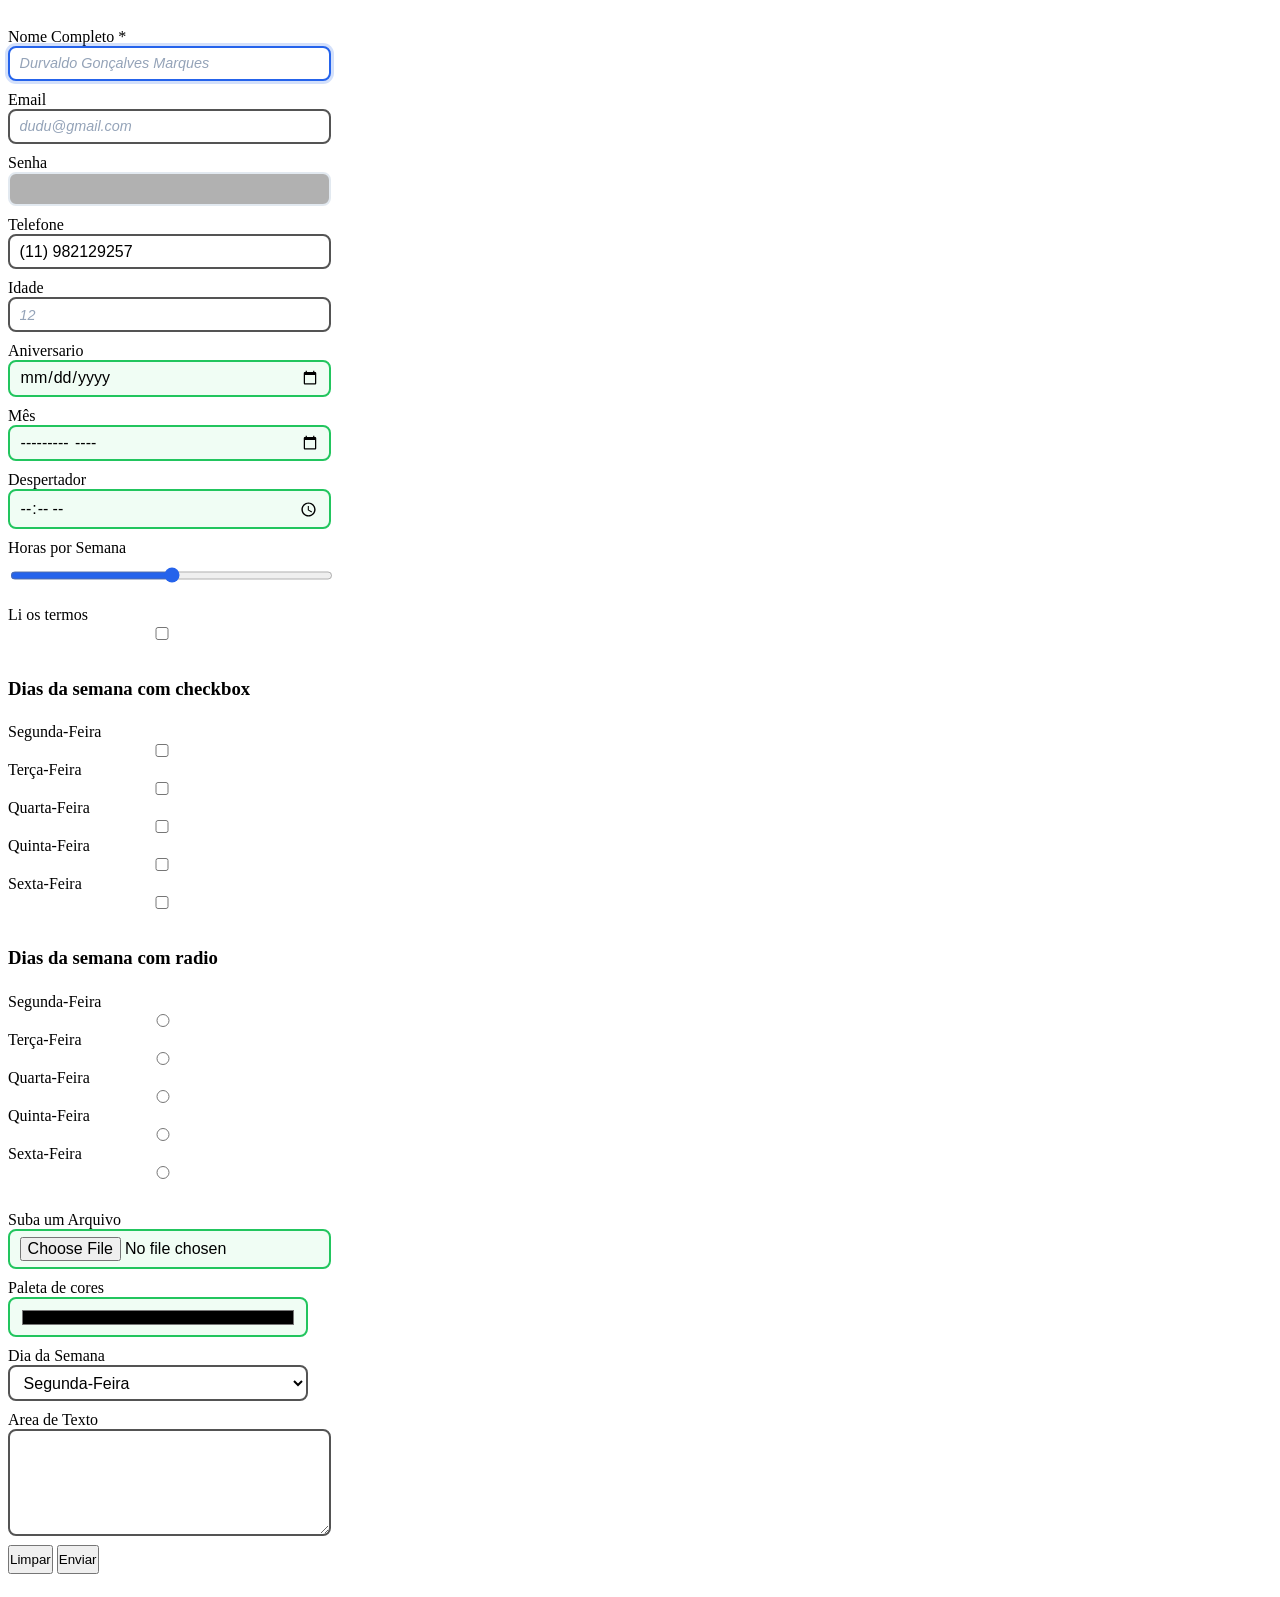
<file: index.html>
<!DOCTYPE html>
<html lang="pt-br">
<head>
    <meta charset="UTF-8">
    <meta http-equiv="X-UA-Compatible" content="IE=edge">
    <meta name="viewport" content="width=device-width, initial-scale=1.0">
    <link rel="stylesheet" href="style.css">
    <title>Formulario</title>
</head>
<body>
    <form>
        <div>
            <label for="nome-completo">Nome Completo *</label>
            <input id="nome-completo" autofocus minlength="10" required placeholder="Durvaldo Gonçalves Marques" type="text">
        </div>
        <div>
            <label for="email">Email</label>
            <input autocomplete="off" placeholder="dudu@gmail.com" id="email" type="email">
        </div>
        <div>
            <label for="senha">Senha</label>
            <input id="senha" disabled type="password">
        </div>
        <div>
            <label for="telefone">Telefone</label>
            <input id="telefone" readonly value="(11) 982129257" pattern="[0-9]{4}" type="tel">
        </div>
        <div>
            <label for="idade">Idade</label>
            <input required placeholder="12" id="idade" min="0" max="100" step="5" type="number">
        </div>
        <div>
            <label for="aniversario">Aniversario</label>
            <input id="aniversario" type="date">
        </div>
        <div>
            <label for="mes">Mês</label>
            <input id="mes" type="month">
        </div>
        <div>
            <label for="despertador">Despertador</label>
            <input id="despertador" type="time">
        </div>
        <div>
            <label for="range">Horas por Semana</label>
            <input id="range" min="0" max="60" type="range">
        </div>
        <div>
            <label for="termos">Li os termos</label>
            <input id="termos" type="checkbox">
        </div>
        <div>
            <h3>Dias da semana com checkbox</h3>
            <label for="segunda-check">Segunda-Feira</label>
            <input id="segunda-check" type="checkbox">
            <label for="terca-check">Terça-Feira</label>
            <input id="terca-check" type="checkbox">
            <label for="quarta-check">Quarta-Feira</label>
            <input id="quarta-check" type="checkbox">
            <label for="quinta-check">Quinta-Feira</label>
            <input id="quinta-check" type="checkbox">
            <label for="sexta-check">Sexta-Feira</label>
            <input id="sexta-check" type="checkbox">
        </div>

        <div>
            <h3>Dias da semana com radio</h3>
            <label for="segunda-radio">Segunda-Feira</label>
            <input id="segunda-radio" name="dia-semana" type="radio">
            <label for="terca-radio">Terça-Feira</label>
            <input id="terca-radio" name="dia-semana" type="radio">
            <label for="quarta-radio">Quarta-Feira</label>
            <input id="quarta-radio" name="dia-semana" type="radio">
            <label for="quinta-radio">Quinta-Feira</label>
            <input id="quinta-radio" name="dia-semana" type="radio">
            <label for="sexta-radio">Sexta-Feira</label>
            <input id="sexta-radio" name="dia-semana" type="radio">
        </div>
        <br>
        <div>
            <label for="upload">Suba um Arquivo</label>
            <input id="upload" type="file">
        </div>

        <div>
            <label for="cor">Paleta de cores</label>
            <input id="cor" type="color">
        </div>

        <div>
            <label for="dia-semana-select">Dia da Semana</label>
            <select id="dia-semana-select">
                <option>Segunda-Feira</option>
                <option>Terça-Feira</option>
                <option>Quarta-Feira</option>
                <option>Quinta-Feira</option>
                <option>Sexta-Feira</option>
            </select>
        </div>

        <div>
            <label for="text-area">Area de Texto</label>
            <textarea id="text-area" cols="50" rows="5"></textarea>
        </div>

        <button type="reset">Limpar</button>
        <button type="submit">Enviar</button>
    </form>
</body>
</html>
</file>
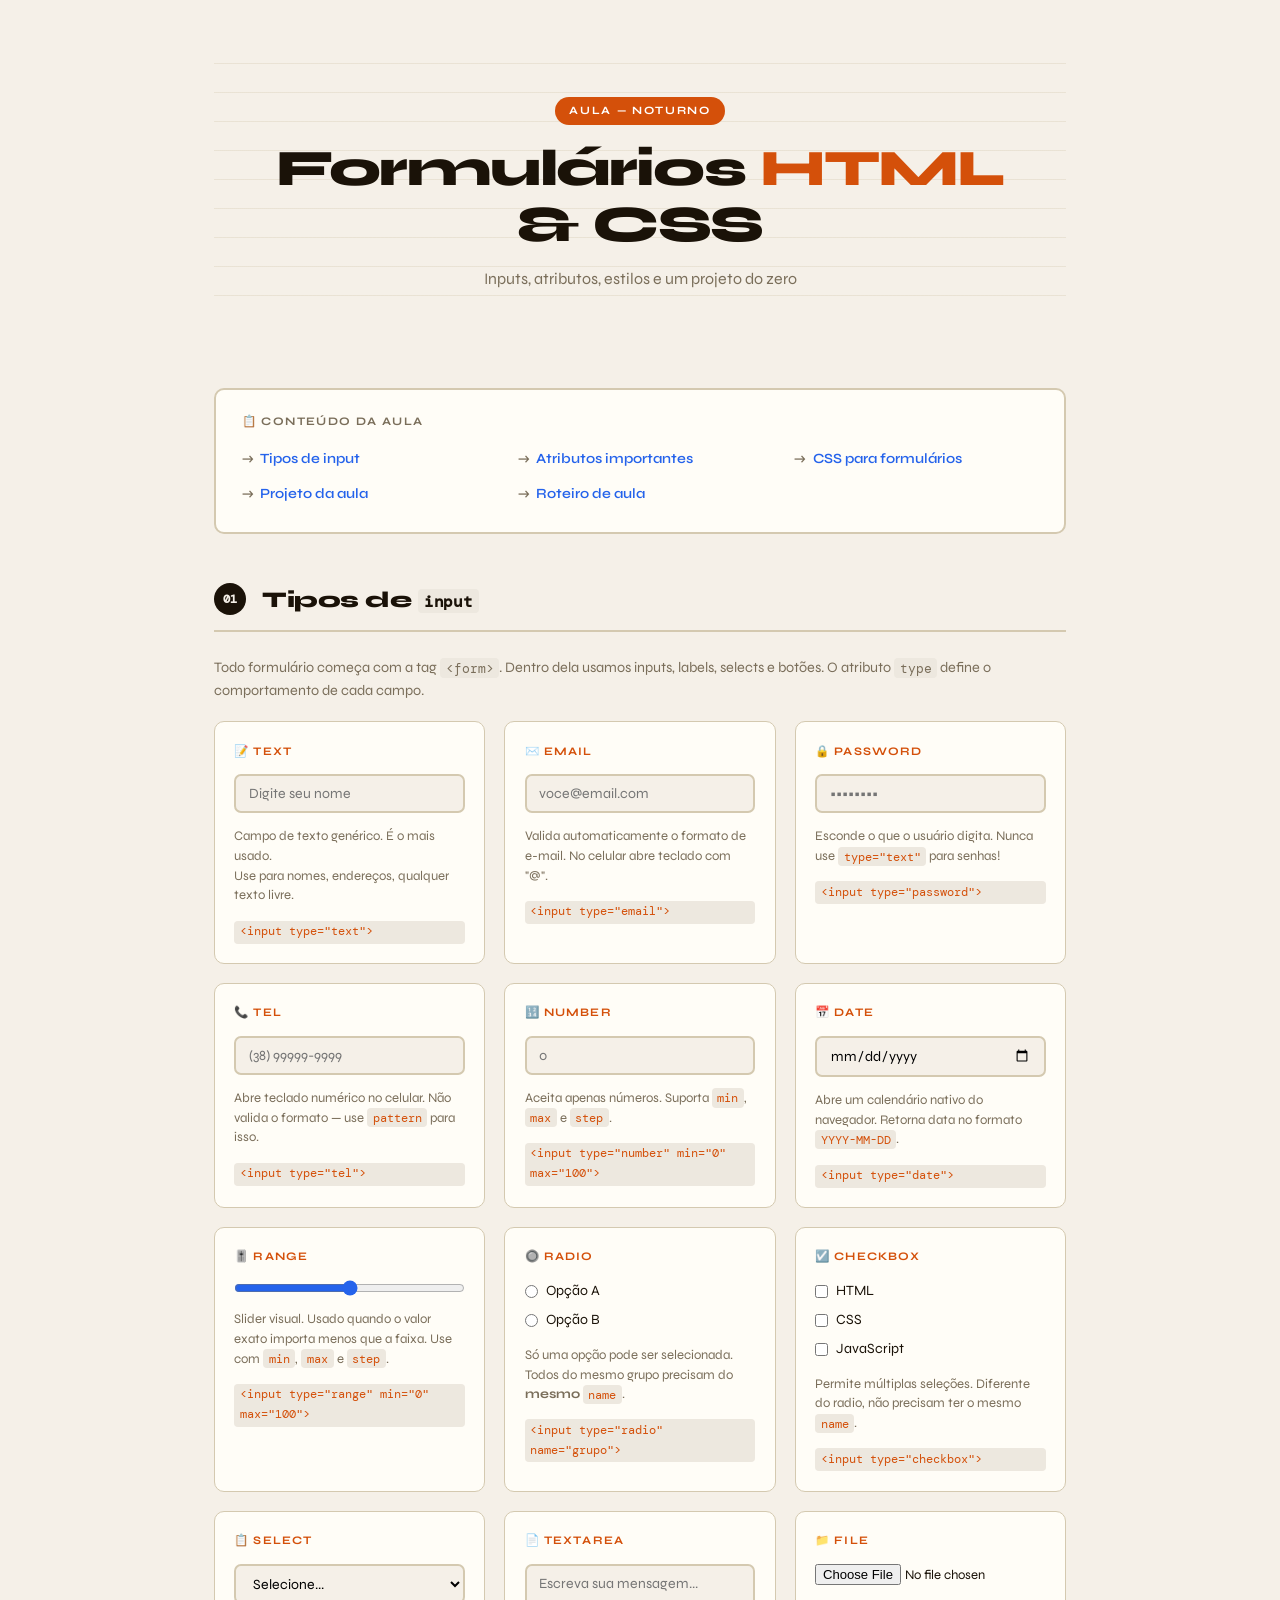
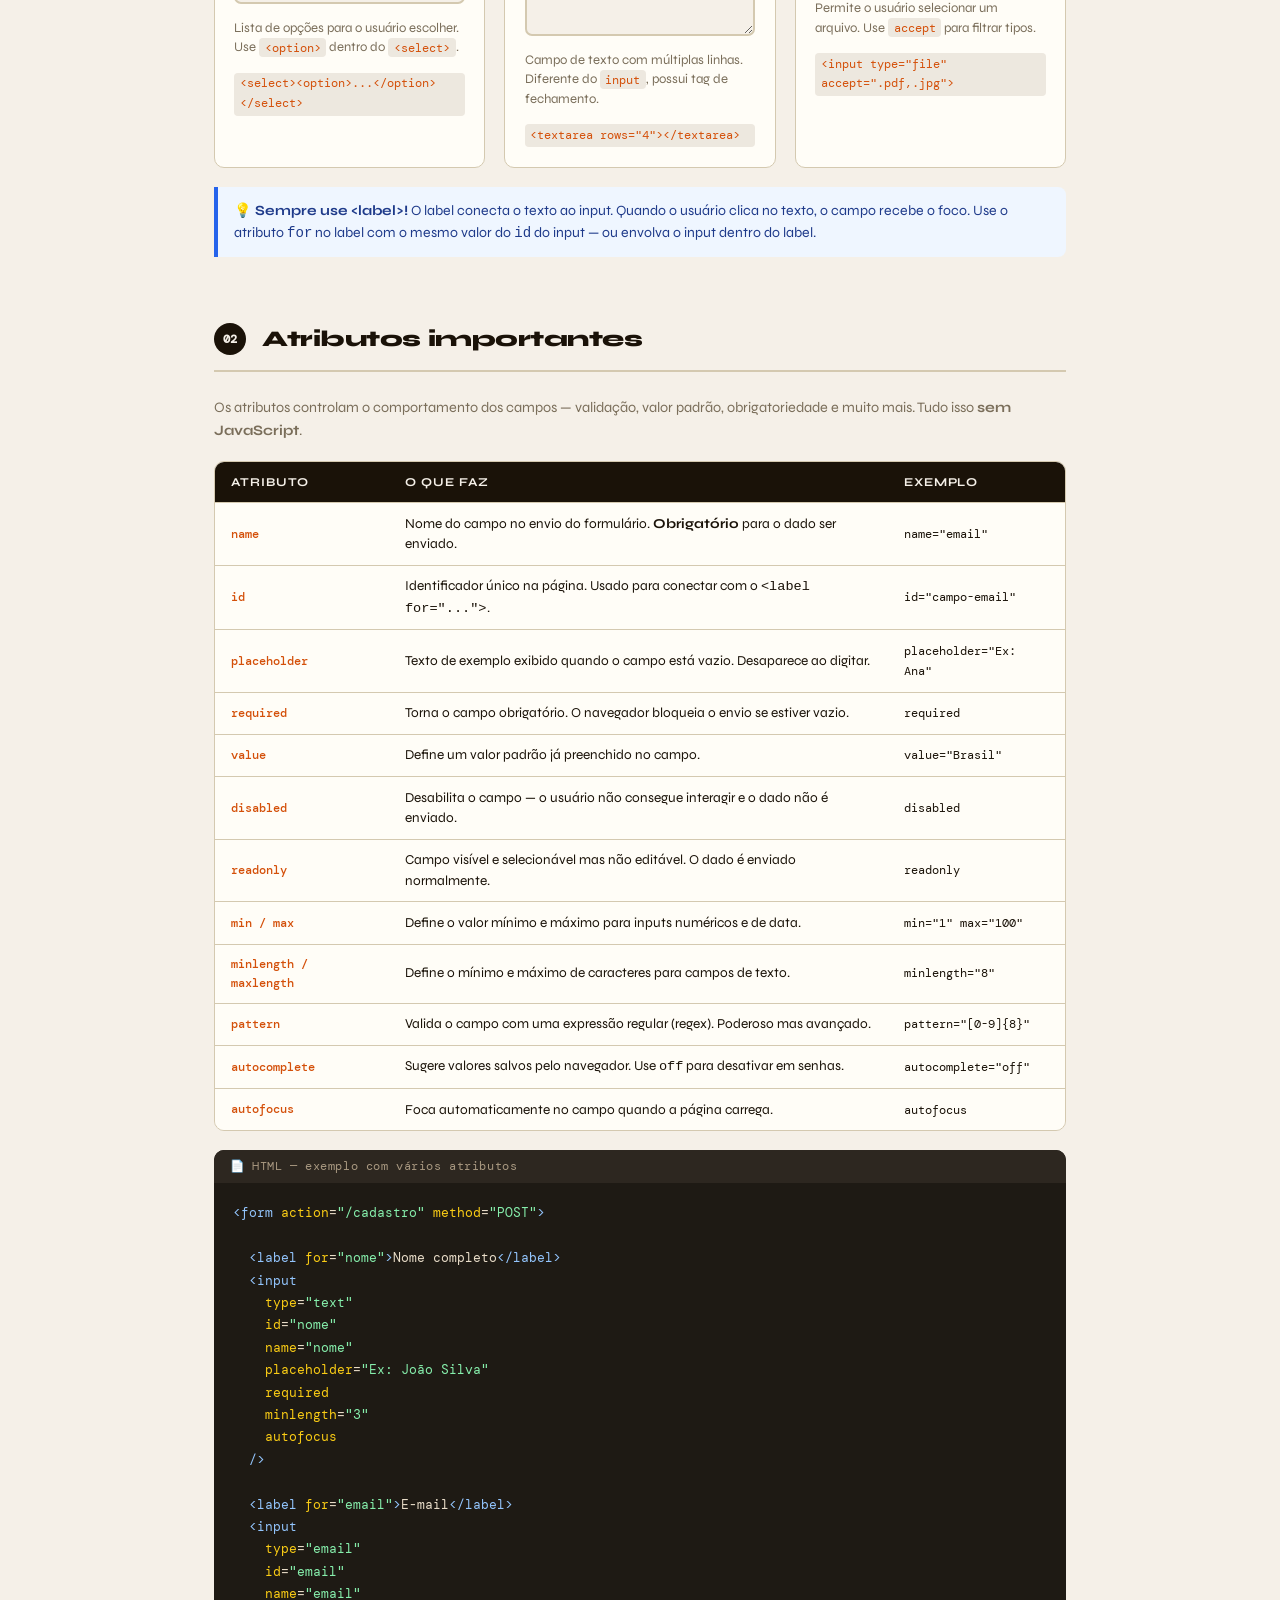
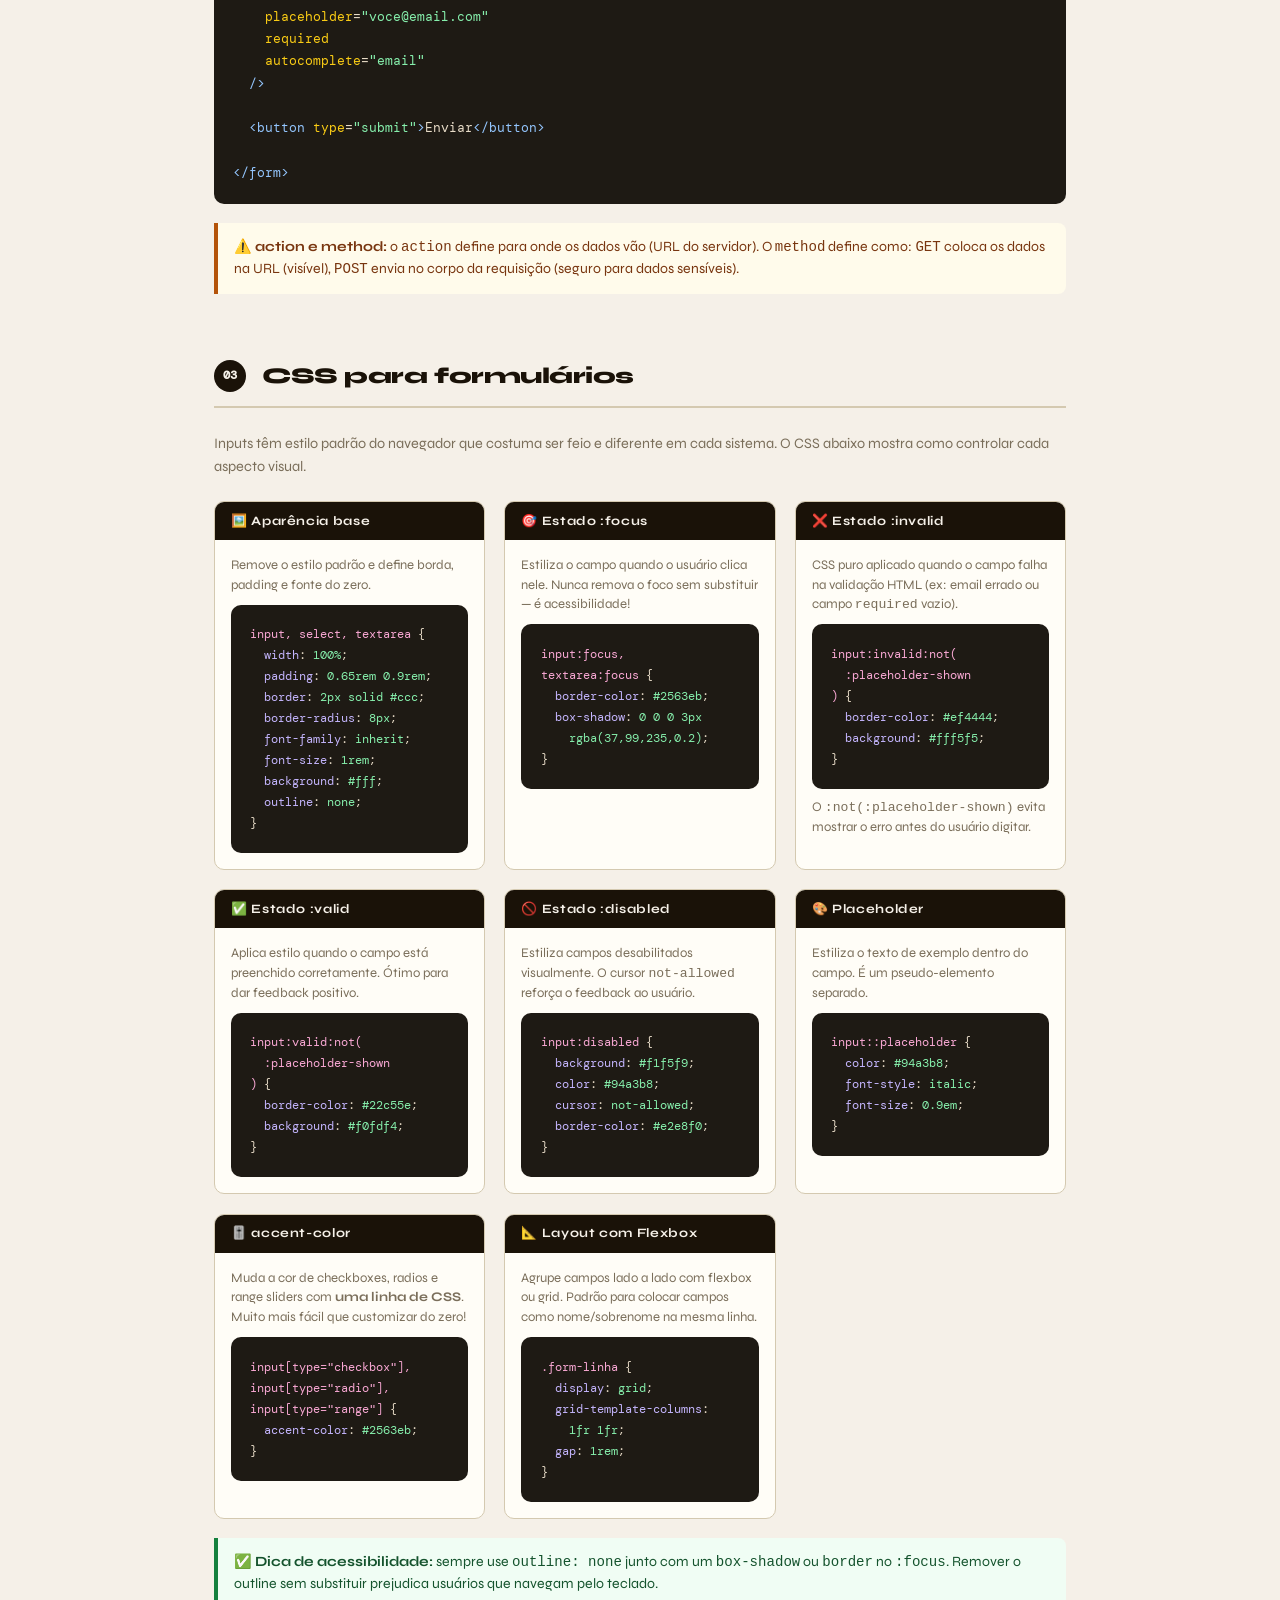
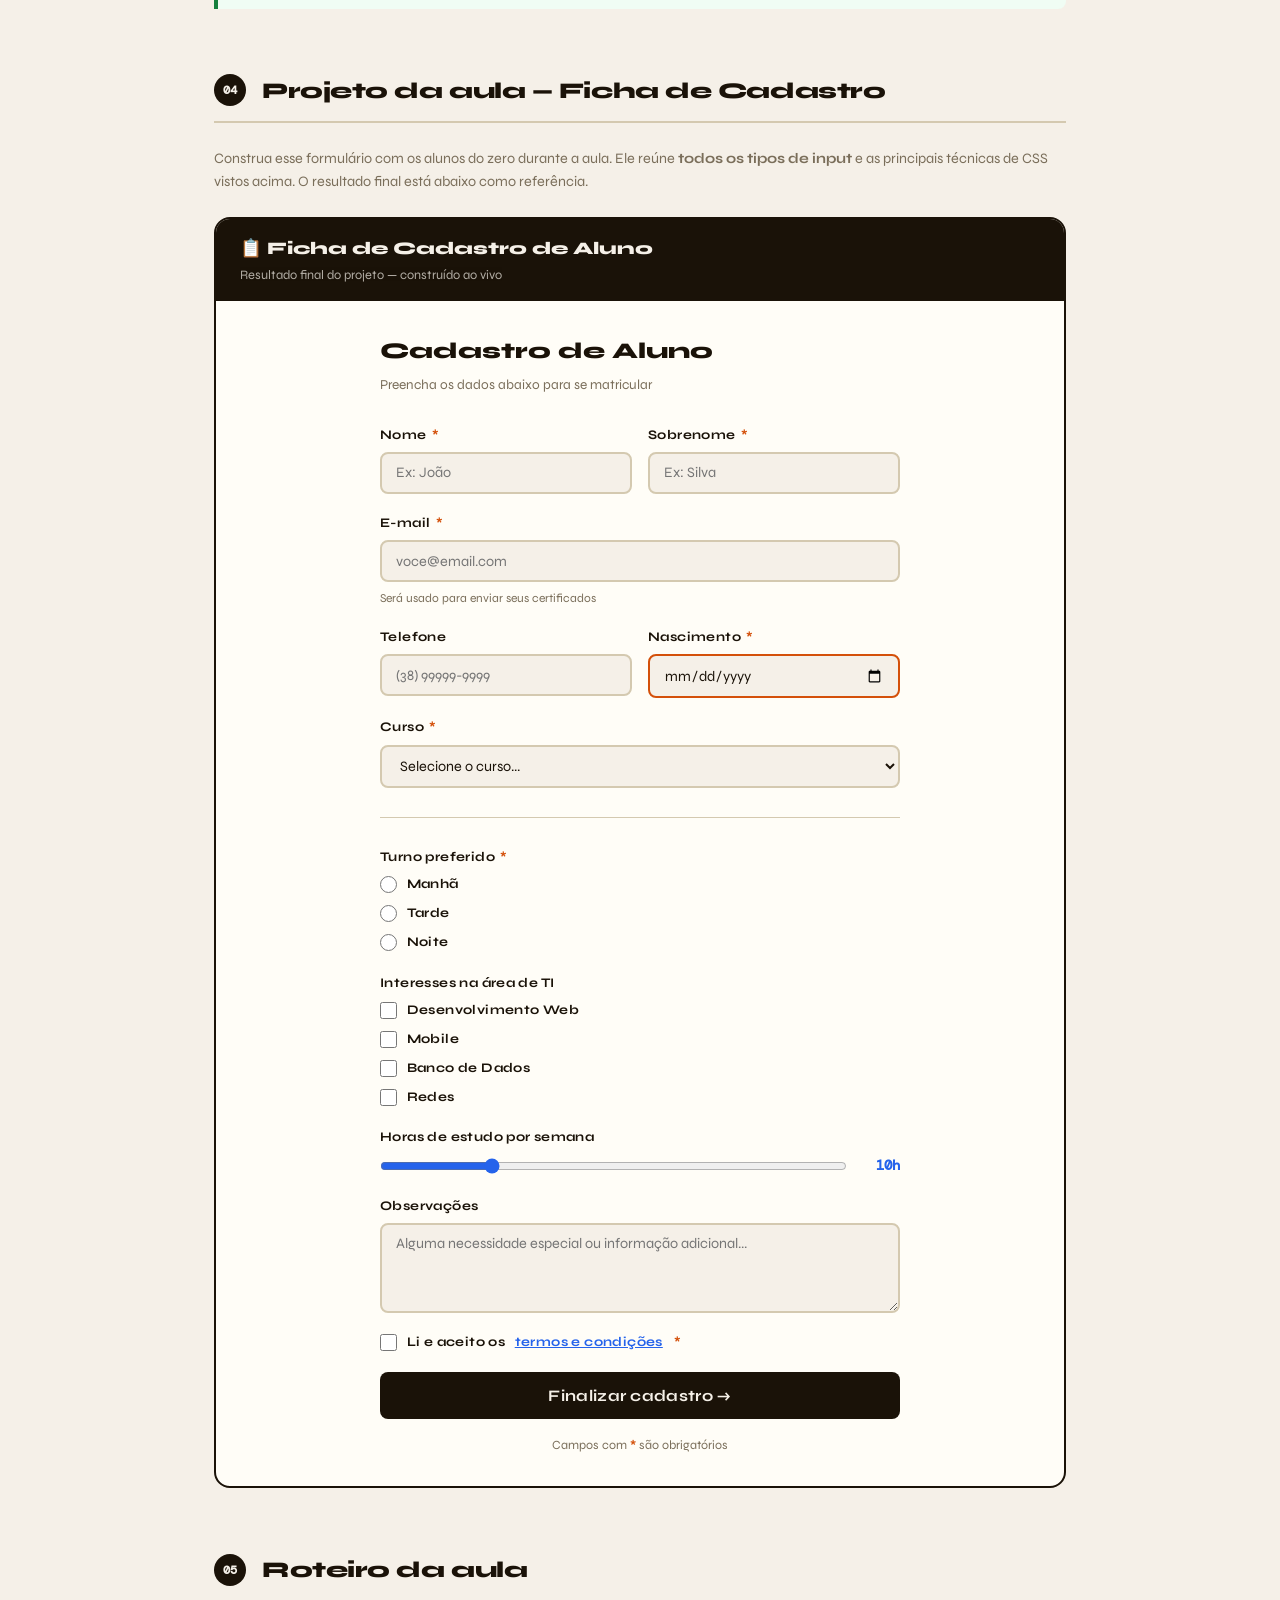
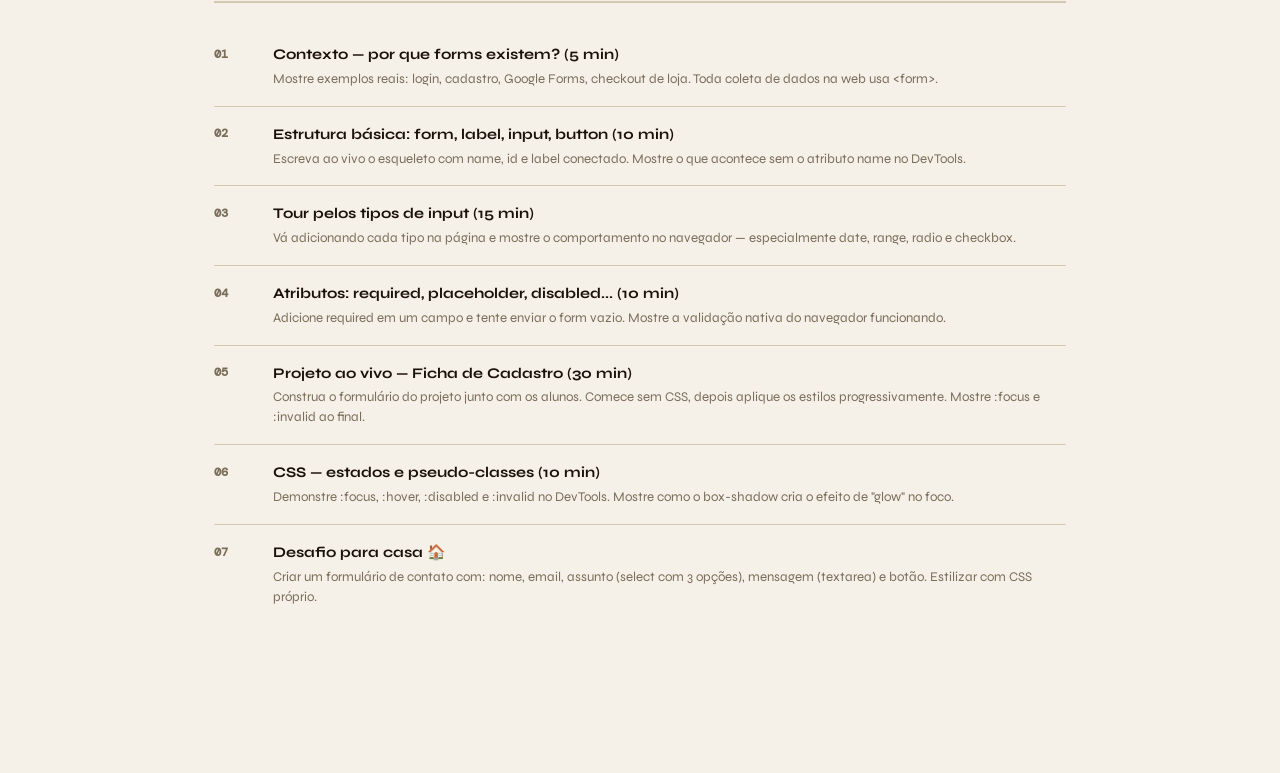
<file: aula.html>
<!DOCTYPE html>
<html lang="pt-BR">
<head>
  <meta charset="UTF-8" />
  <meta name="viewport" content="width=device-width, initial-scale=1.0" />
  <title>Aula — Formulários HTML & CSS</title>
  <link href="https://fonts.googleapis.com/css2?family=Syne:wght@400;600;700;800&family=DM+Mono:wght@400;500&display=swap" rel="stylesheet" />
  <style>
    /* ═══════════════════════════════════════════
       VARIÁVEIS & RESET
    ═══════════════════════════════════════════ */
    :root {
      --bg:        #f5f0e8;
      --surface:   #fffdf7;
      --border:    #d4c9b0;
      --text:      #1a1208;
      --muted:     #7a6e5a;
      --accent:    #d4500a;
      --accent2:   #2563eb;
      --success:   #15803d;
      --warn:      #b45309;
      --code-bg:   #1e1a14;
      --code-text: #e8dcc8;
      --radius:    10px;
      --font-body: 'Syne', sans-serif;
      --font-mono: 'DM Mono', monospace;
    }

    *, *::before, *::after { box-sizing: border-box; margin: 0; padding: 0; }

    body {
      background: var(--bg);
      color: var(--text);
      font-family: var(--font-body);
      line-height: 1.6;
    }

    /* ═══════════════════════════════════════════
       LAYOUT GERAL
    ═══════════════════════════════════════════ */
    .page {
      max-width: 900px;
      margin: 0 auto;
      padding: 3rem 1.5rem 5rem;
    }

    /* ═══════════════════════════════════════════
       HERO
    ═══════════════════════════════════════════ */
    .hero {
      text-align: center;
      margin-bottom: 4rem;
      padding: 3rem 1rem 2rem;
      position: relative;
    }
    .hero::before {
      content: '';
      position: absolute;
      inset: 0;
      background: repeating-linear-gradient(
        0deg,
        transparent,
        transparent 28px,
        var(--border) 28px,
        var(--border) 29px
      );
      opacity: 0.35;
      pointer-events: none;
    }
    .hero-tag {
      display: inline-block;
      background: var(--accent);
      color: #fff;
      font-size: 0.7rem;
      font-weight: 700;
      letter-spacing: 0.15em;
      text-transform: uppercase;
      padding: 0.3rem 0.9rem;
      border-radius: 99px;
      margin-bottom: 1rem;
      position: relative;
    }
    .hero h1 {
      font-size: clamp(2rem, 5vw, 3.2rem);
      font-weight: 800;
      line-height: 1.1;
      letter-spacing: -0.03em;
      position: relative;
      margin-bottom: 0.8rem;
    }
    .hero h1 em {
      color: var(--accent);
      font-style: normal;
    }
    .hero p {
      color: var(--muted);
      font-size: 1rem;
      position: relative;
    }

    /* ═══════════════════════════════════════════
       ÍNDICE / NAV
    ═══════════════════════════════════════════ */
    .indice {
      background: var(--surface);
      border: 2px solid var(--border);
      border-radius: var(--radius);
      padding: 1.4rem 1.6rem;
      margin-bottom: 3rem;
      display: grid;
      grid-template-columns: repeat(auto-fit, minmax(200px, 1fr));
      gap: 0.4rem 2rem;
    }
    .indice-titulo {
      grid-column: 1 / -1;
      font-size: 0.72rem;
      font-weight: 700;
      letter-spacing: 0.12em;
      text-transform: uppercase;
      color: var(--muted);
      margin-bottom: 0.5rem;
    }
    .indice a {
      color: var(--accent2);
      font-size: 0.88rem;
      font-weight: 600;
      text-decoration: none;
      display: flex;
      align-items: center;
      gap: 0.4rem;
      padding: 0.2rem 0;
    }
    .indice a:hover { text-decoration: underline; }
    .indice a::before { content: '→'; color: var(--muted); }

    /* ═══════════════════════════════════════════
       SEÇÕES
    ═══════════════════════════════════════════ */
    .secao {
      margin-bottom: 4rem;
    }
    .secao-header {
      display: flex;
      align-items: center;
      gap: 1rem;
      margin-bottom: 1.5rem;
      padding-bottom: 0.8rem;
      border-bottom: 2px solid var(--border);
    }
    .secao-num {
      background: var(--text);
      color: var(--bg);
      font-size: 0.75rem;
      font-weight: 800;
      width: 2rem;
      height: 2rem;
      border-radius: 50%;
      display: flex;
      align-items: center;
      justify-content: center;
      flex-shrink: 0;
      font-family: var(--font-mono);
    }
    .secao-header h2 {
      font-size: 1.4rem;
      font-weight: 800;
      letter-spacing: -0.02em;
    }

    /* ═══════════════════════════════════════════
       CARDS DE INPUT (grade dos exemplos)
    ═══════════════════════════════════════════ */
    .inputs-grid {
      display: grid;
      grid-template-columns: repeat(auto-fit, minmax(260px, 1fr));
      gap: 1.2rem;
    }
    .input-card {
      background: var(--surface);
      border: 1.5px solid var(--border);
      border-radius: var(--radius);
      padding: 1.2rem;
      display: flex;
      flex-direction: column;
      gap: 0.9rem;
    }
    .input-card-label {
      font-size: 0.72rem;
      font-weight: 700;
      letter-spacing: 0.1em;
      text-transform: uppercase;
      color: var(--accent);
    }
    .input-card p {
      font-size: 0.82rem;
      color: var(--muted);
      line-height: 1.5;
    }
    .input-card code {
      font-family: var(--font-mono);
      font-size: 0.78rem;
      background: #ede8df;
      padding: 0.1rem 0.35rem;
      border-radius: 4px;
      color: var(--accent);
    }

    /* ═══════════════════════════════════════════
       BLOCOS DE CÓDIGO
    ═══════════════════════════════════════════ */
    .code-block {
      background: var(--code-bg);
      border-radius: var(--radius);
      overflow: hidden;
      margin: 1rem 0;
    }
    .code-block-header {
      background: #2d2720;
      padding: 0.45rem 1rem;
      font-family: var(--font-mono);
      font-size: 0.72rem;
      color: #a89880;
      letter-spacing: 0.05em;
      display: flex;
      align-items: center;
      gap: 0.5rem;
    }
    .code-block pre {
      padding: 1.2rem 1.2rem;
      font-family: var(--font-mono);
      font-size: 0.8rem;
      color: var(--code-text);
      overflow-x: auto;
      line-height: 1.75;
      white-space: pre;
    }
    .kw  { color: #f97316; }   /* keyword - laranja */
    .at  { color: #facc15; }   /* attribute - amarelo */
    .vl  { color: #86efac; }   /* value - verde */
    .cm  { color: #6b7280; font-style: italic; }  /* comment - cinza */
    .tg  { color: #93c5fd; }   /* tag - azul */
    .pr  { color: #c4b5fd; }   /* property css - roxo */
    .sl  { color: #f9a8d4; }   /* selector - rosa */

    /* ═══════════════════════════════════════════
       DICAS / ALERTAS
    ═══════════════════════════════════════════ */
    .dica {
      border-left: 4px solid var(--accent2);
      background: #eff6ff;
      padding: 0.8rem 1rem;
      border-radius: 0 8px 8px 0;
      font-size: 0.88rem;
      color: #1e3a8a;
      margin: 1rem 0;
      line-height: 1.6;
    }
    .dica.warn {
      border-color: var(--warn);
      background: #fffbeb;
      color: #78350f;
    }
    .dica.ok {
      border-color: var(--success);
      background: #f0fdf4;
      color: #14532d;
    }
    .dica strong { font-weight: 700; }

    /* ═══════════════════════════════════════════
       TABELA DE ATRIBUTOS
    ═══════════════════════════════════════════ */
    .tabela-wrap {
      overflow-x: auto;
      border-radius: var(--radius);
      border: 1.5px solid var(--border);
    }
    table {
      width: 100%;
      border-collapse: collapse;
      font-size: 0.85rem;
      background: var(--surface);
    }
    thead tr { background: var(--text); color: var(--bg); }
    thead th {
      padding: 0.65rem 1rem;
      text-align: left;
      font-size: 0.75rem;
      font-weight: 700;
      letter-spacing: 0.08em;
      text-transform: uppercase;
    }
    tbody tr { border-top: 1px solid var(--border); }
    tbody tr:hover { background: #f5efe4; }
    tbody td { padding: 0.65rem 1rem; line-height: 1.5; }
    tbody td:first-child { font-family: var(--font-mono); font-size: 0.78rem; color: var(--accent); font-weight: 500; }

    /* ═══════════════════════════════════════════
       CSS — CARDS DE PROPRIEDADES
    ═══════════════════════════════════════════ */
    .css-grid {
      display: grid;
      grid-template-columns: repeat(auto-fit, minmax(260px, 1fr));
      gap: 1.2rem;
    }
    .css-card {
      background: var(--surface);
      border: 1.5px solid var(--border);
      border-radius: var(--radius);
      overflow: hidden;
    }
    .css-card-titulo {
      background: var(--text);
      color: var(--bg);
      font-size: 0.8rem;
      font-weight: 700;
      padding: 0.55rem 1rem;
      letter-spacing: 0.05em;
    }
    .css-card-corpo {
      padding: 1rem;
      display: flex;
      flex-direction: column;
      gap: 0.6rem;
    }
    .css-card p { font-size: 0.82rem; color: var(--muted); line-height: 1.5; }

    /* ═══════════════════════════════════════════
       SEÇÃO DO PROJETO — MINI FORMULÁRIO AO VIVO
    ═══════════════════════════════════════════ */
    .projeto-box {
      background: var(--surface);
      border: 2px solid var(--text);
      border-radius: 16px;
      overflow: hidden;
    }
    .projeto-header {
      background: var(--text);
      color: var(--bg);
      padding: 1rem 1.5rem;
      display: flex;
      align-items: center;
      gap: 0.8rem;
    }
    .projeto-header h3 { font-size: 1.1rem; font-weight: 800; }
    .projeto-header p { font-size: 0.8rem; opacity: 0.7; margin-top: 0.1rem; }
    .projeto-corpo { padding: 2rem 1.5rem; }

    /* O formulário do projeto em si (estilizado como produto final) */
    .form-projeto {
      max-width: 520px;
      margin: 0 auto;
    }
    .form-projeto-titulo {
      font-size: 1.4rem;
      font-weight: 800;
      margin-bottom: 0.3rem;
    }
    .form-projeto-sub {
      font-size: 0.85rem;
      color: var(--muted);
      margin-bottom: 1.8rem;
    }
    .form-grupo {
      display: flex;
      flex-direction: column;
      gap: 0.4rem;
      margin-bottom: 1.2rem;
    }
    .form-grupo label {
      font-size: 0.82rem;
      font-weight: 700;
      color: var(--text);
      letter-spacing: 0.03em;
    }
    .form-grupo label span {
      color: var(--accent);
      margin-left: 2px;
    }
    .form-grupo small {
      font-size: 0.75rem;
      color: var(--muted);
    }

    /* Inputs estilizados do projeto */
    .form-projeto input[type="text"],
    .form-projeto input[type="email"],
    .form-projeto input[type="tel"],
    .form-projeto input[type="number"],
    .form-projeto input[type="date"],
    .form-projeto input[type="password"],
    .form-projeto select,
    .form-projeto textarea {
      width: 100%;
      padding: 0.65rem 0.9rem;
      border: 2px solid var(--border);
      border-radius: 8px;
      font-family: var(--font-body);
      font-size: 0.9rem;
      background: var(--bg);
      color: var(--text);
      outline: none;
      transition: border-color 0.2s, box-shadow 0.2s;
    }
    .form-projeto input:focus,
    .form-projeto select:focus,
    .form-projeto textarea:focus {
      border-color: var(--accent2);
      box-shadow: 0 0 0 3px rgba(37, 99, 235, 0.15);
    }
    .form-projeto input:invalid:not(:placeholder-shown) {
      border-color: var(--accent);
    }
    .form-projeto textarea { resize: vertical; min-height: 90px; }

    .form-linha {
      display: grid;
      grid-template-columns: 1fr 1fr;
      gap: 1rem;
    }

    .radio-grupo, .check-grupo {
      display: flex;
      flex-direction: column;
      gap: 0.5rem;
    }
    .radio-item, .check-item {
      display: flex;
      align-items: center;
      gap: 0.6rem;
      font-size: 0.88rem;
      cursor: pointer;
    }
    .radio-item input, .check-item input {
      width: 17px;
      height: 17px;
      accent-color: var(--accent2);
      cursor: pointer;
    }

    .range-wrap {
      display: flex;
      align-items: center;
      gap: 0.8rem;
    }
    .form-projeto input[type="range"] {
      flex: 1;
      accent-color: var(--accent2);
      padding: 0;
      border: none;
      box-shadow: none;
    }
    .range-val {
      font-family: var(--font-mono);
      font-size: 0.85rem;
      color: var(--accent2);
      font-weight: 600;
      min-width: 2.5rem;
      text-align: right;
    }

    .divider {
      border: none;
      border-top: 1.5px solid var(--border);
      margin: 1.8rem 0;
    }

    .btn-enviar {
      width: 100%;
      padding: 0.85rem;
      background: var(--text);
      color: var(--bg);
      border: none;
      border-radius: 8px;
      font-family: var(--font-body);
      font-size: 1rem;
      font-weight: 700;
      cursor: pointer;
      letter-spacing: 0.02em;
      transition: background 0.2s, transform 0.1s;
    }
    .btn-enviar:hover { background: var(--accent); }
    .btn-enviar:active { transform: scale(0.98); }

    .form-rodape {
      text-align: center;
      font-size: 0.78rem;
      color: var(--muted);
      margin-top: 1rem;
    }

    /* ═══════════════════════════════════════════
       ROTEIRO DE AULA
    ═══════════════════════════════════════════ */
    .roteiro {
      display: flex;
      flex-direction: column;
      gap: 0;
    }
    .roteiro-item {
      display: flex;
      gap: 1.2rem;
      padding: 1rem 0;
      border-bottom: 1px solid var(--border);
    }
    .roteiro-item:last-child { border-bottom: none; }
    .roteiro-num {
      font-family: var(--font-mono);
      font-size: 0.78rem;
      font-weight: 600;
      color: var(--muted);
      width: 2.5rem;
      flex-shrink: 0;
      padding-top: 0.1rem;
    }
    .roteiro-conteudo strong { display: block; font-size: 0.92rem; font-weight: 700; margin-bottom: 0.2rem; }
    .roteiro-conteudo p { font-size: 0.83rem; color: var(--muted); line-height: 1.5; }

    /* ═══════════════════════════════════════════
       UTILITÁRIOS
    ═══════════════════════════════════════════ */
    .mt { margin-top: 1.2rem; }
  </style>
</head>
<body>
<div class="page">

  <!-- ══════════════ HERO ══════════════ -->
  <div class="hero">
    <div class="hero-tag">Aula — Noturno</div>
    <h1>Formulários <em>HTML</em><br>& CSS</h1>
    <p>Inputs, atributos, estilos e um projeto do zero</p>
  </div>

  <!-- ══════════════ ÍNDICE ══════════════ -->
  <nav class="indice">
    <div class="indice-titulo">📋 Conteúdo da aula</div>
    <a href="#inputs">Tipos de input</a>
    <a href="#atributos">Atributos importantes</a>
    <a href="#css">CSS para formulários</a>
    <a href="#projeto">Projeto da aula</a>
    <a href="#roteiro">Roteiro de aula</a>
  </nav>

  <!-- ══════════════ SEÇÃO 1 — TIPOS DE INPUT ══════════════ -->
  <section class="secao" id="inputs">
    <div class="secao-header">
      <div class="secao-num">01</div>
      <h2>Tipos de <code style="font-family:var(--font-mono);font-size:1rem;background:#ede8df;padding:0.1rem 0.4rem;border-radius:4px;">input</code></h2>
    </div>

    <p style="color:var(--muted);font-size:0.9rem;margin-bottom:1.2rem;">
      Todo formulário começa com a tag <code style="font-family:var(--font-mono);font-size:0.82rem;background:#ede8df;padding:0.1rem 0.35rem;border-radius:4px;">&lt;form&gt;</code>. Dentro dela usamos inputs, labels, selects e botões. O atributo <code style="font-family:var(--font-mono);font-size:0.82rem;background:#ede8df;padding:0.1rem 0.35rem;border-radius:4px;">type</code> define o comportamento de cada campo.
    </p>

    <div class="inputs-grid">

      <div class="input-card">
        <div class="input-card-label">📝 text</div>
        <input type="text" placeholder="Digite seu nome" style="width:100%;padding:0.55rem 0.8rem;border:2px solid #d4c9b0;border-radius:7px;font-family:var(--font-body);font-size:0.88rem;background:var(--bg);outline:none;">
        <p>Campo de texto genérico. É o mais usado.<br>Use para nomes, endereços, qualquer texto livre.</p>
        <code>&lt;input type="text"&gt;</code>
      </div>

      <div class="input-card">
        <div class="input-card-label">✉️ email</div>
        <input type="email" placeholder="voce@email.com" style="width:100%;padding:0.55rem 0.8rem;border:2px solid #d4c9b0;border-radius:7px;font-family:var(--font-body);font-size:0.88rem;background:var(--bg);outline:none;">
        <p>Valida automaticamente o formato de e-mail. No celular abre teclado com "@".</p>
        <code>&lt;input type="email"&gt;</code>
      </div>

      <div class="input-card">
        <div class="input-card-label">🔒 password</div>
        <input type="password" placeholder="••••••••" style="width:100%;padding:0.55rem 0.8rem;border:2px solid #d4c9b0;border-radius:7px;font-family:var(--font-body);font-size:0.88rem;background:var(--bg);outline:none;">
        <p>Esconde o que o usuário digita. Nunca use <code>type="text"</code> para senhas!</p>
        <code>&lt;input type="password"&gt;</code>
      </div>

      <div class="input-card">
        <div class="input-card-label">📞 tel</div>
        <input type="tel" placeholder="(38) 99999-9999" style="width:100%;padding:0.55rem 0.8rem;border:2px solid #d4c9b0;border-radius:7px;font-family:var(--font-body);font-size:0.88rem;background:var(--bg);outline:none;">
        <p>Abre teclado numérico no celular. Não valida o formato — use <code>pattern</code> para isso.</p>
        <code>&lt;input type="tel"&gt;</code>
      </div>

      <div class="input-card">
        <div class="input-card-label">🔢 number</div>
        <input type="number" placeholder="0" min="0" max="100" style="width:100%;padding:0.55rem 0.8rem;border:2px solid #d4c9b0;border-radius:7px;font-family:var(--font-body);font-size:0.88rem;background:var(--bg);outline:none;">
        <p>Aceita apenas números. Suporta <code>min</code>, <code>max</code> e <code>step</code>.</p>
        <code>&lt;input type="number" min="0" max="100"&gt;</code>
      </div>

      <div class="input-card">
        <div class="input-card-label">📅 date</div>
        <input type="date" style="width:100%;padding:0.55rem 0.8rem;border:2px solid #d4c9b0;border-radius:7px;font-family:var(--font-body);font-size:0.88rem;background:var(--bg);outline:none;">
        <p>Abre um calendário nativo do navegador. Retorna data no formato <code>YYYY-MM-DD</code>.</p>
        <code>&lt;input type="date"&gt;</code>
      </div>

      <div class="input-card">
        <div class="input-card-label">🎚️ range</div>
        <input type="range" min="0" max="100" value="50" style="width:100%;accent-color:#2563eb;">
        <p>Slider visual. Usado quando o valor exato importa menos que a faixa. Use com <code>min</code>, <code>max</code> e <code>step</code>.</p>
        <code>&lt;input type="range" min="0" max="100"&gt;</code>
      </div>

      <div class="input-card">
        <div class="input-card-label">🔘 radio</div>
        <div style="display:flex;flex-direction:column;gap:0.4rem;">
          <label style="display:flex;align-items:center;gap:0.5rem;font-size:0.88rem;cursor:pointer;">
            <input type="radio" name="ex-radio" value="a" style="accent-color:#2563eb;"> Opção A
          </label>
          <label style="display:flex;align-items:center;gap:0.5rem;font-size:0.88rem;cursor:pointer;">
            <input type="radio" name="ex-radio" value="b" style="accent-color:#2563eb;"> Opção B
          </label>
        </div>
        <p>Só uma opção pode ser selecionada. Todos do mesmo grupo precisam do <strong>mesmo</strong> <code>name</code>.</p>
        <code>&lt;input type="radio" name="grupo"&gt;</code>
      </div>

      <div class="input-card">
        <div class="input-card-label">☑️ checkbox</div>
        <div style="display:flex;flex-direction:column;gap:0.4rem;">
          <label style="display:flex;align-items:center;gap:0.5rem;font-size:0.88rem;cursor:pointer;">
            <input type="checkbox" style="accent-color:#2563eb;"> HTML
          </label>
          <label style="display:flex;align-items:center;gap:0.5rem;font-size:0.88rem;cursor:pointer;">
            <input type="checkbox" style="accent-color:#2563eb;"> CSS
          </label>
          <label style="display:flex;align-items:center;gap:0.5rem;font-size:0.88rem;cursor:pointer;">
            <input type="checkbox" style="accent-color:#2563eb;"> JavaScript
          </label>
        </div>
        <p>Permite múltiplas seleções. Diferente do radio, não precisam ter o mesmo <code>name</code>.</p>
        <code>&lt;input type="checkbox"&gt;</code>
      </div>

      <div class="input-card">
        <div class="input-card-label">📋 select</div>
        <select style="width:100%;padding:0.55rem 0.8rem;border:2px solid #d4c9b0;border-radius:7px;font-family:var(--font-body);font-size:0.88rem;background:var(--bg);outline:none;">
          <option value="">Selecione...</option>
          <option>Taiobeiras</option>
          <option>Montes Claros</option>
          <option>Salinas</option>
        </select>
        <p>Lista de opções para o usuário escolher. Use <code>&lt;option&gt;</code> dentro do <code>&lt;select&gt;</code>.</p>
        <code>&lt;select&gt;&lt;option&gt;...&lt;/option&gt;&lt;/select&gt;</code>
      </div>

      <div class="input-card">
        <div class="input-card-label">📄 textarea</div>
        <textarea placeholder="Escreva sua mensagem..." rows="3" style="width:100%;padding:0.55rem 0.8rem;border:2px solid #d4c9b0;border-radius:7px;font-family:var(--font-body);font-size:0.88rem;background:var(--bg);outline:none;resize:vertical;"></textarea>
        <p>Campo de texto com múltiplas linhas. Diferente do <code>input</code>, possui tag de fechamento.</p>
        <code>&lt;textarea rows="4"&gt;&lt;/textarea&gt;</code>
      </div>

      <div class="input-card">
        <div class="input-card-label">📁 file</div>
        <input type="file" style="font-size:0.82rem;font-family:var(--font-body);">
        <p>Permite o usuário selecionar um arquivo. Use <code>accept</code> para filtrar tipos.</p>
        <code>&lt;input type="file" accept=".pdf,.jpg"&gt;</code>
      </div>

    </div><!-- /inputs-grid -->

    <div class="dica mt">
      💡 <strong>Sempre use &lt;label&gt;!</strong> O label conecta o texto ao input. Quando o usuário clica no texto, o campo recebe o foco. Use o atributo <code>for</code> no label com o mesmo valor do <code>id</code> do input — ou envolva o input dentro do label.
    </div>

  </section>

  <!-- ══════════════ SEÇÃO 2 — ATRIBUTOS ══════════════ -->
  <section class="secao" id="atributos">
    <div class="secao-header">
      <div class="secao-num">02</div>
      <h2>Atributos importantes</h2>
    </div>

    <p style="color:var(--muted);font-size:0.9rem;margin-bottom:1.2rem;">
      Os atributos controlam o comportamento dos campos — validação, valor padrão, obrigatoriedade e muito mais. Tudo isso <strong>sem JavaScript</strong>.
    </p>

    <div class="tabela-wrap">
      <table>
        <thead>
          <tr>
            <th>Atributo</th>
            <th>O que faz</th>
            <th>Exemplo</th>
          </tr>
        </thead>
        <tbody>
          <tr>
            <td>name</td>
            <td>Nome do campo no envio do formulário. <strong>Obrigatório</strong> para o dado ser enviado.</td>
            <td><code style="font-family:var(--font-mono);font-size:0.78rem;">name="email"</code></td>
          </tr>
          <tr>
            <td>id</td>
            <td>Identificador único na página. Usado para conectar com o <code>&lt;label for="..."&gt;</code>.</td>
            <td><code style="font-family:var(--font-mono);font-size:0.78rem;">id="campo-email"</code></td>
          </tr>
          <tr>
            <td>placeholder</td>
            <td>Texto de exemplo exibido quando o campo está vazio. Desaparece ao digitar.</td>
            <td><code style="font-family:var(--font-mono);font-size:0.78rem;">placeholder="Ex: Ana"</code></td>
          </tr>
          <tr>
            <td>required</td>
            <td>Torna o campo obrigatório. O navegador bloqueia o envio se estiver vazio.</td>
            <td><code style="font-family:var(--font-mono);font-size:0.78rem;">required</code></td>
          </tr>
          <tr>
            <td>value</td>
            <td>Define um valor padrão já preenchido no campo.</td>
            <td><code style="font-family:var(--font-mono);font-size:0.78rem;">value="Brasil"</code></td>
          </tr>
          <tr>
            <td>disabled</td>
            <td>Desabilita o campo — o usuário não consegue interagir e o dado não é enviado.</td>
            <td><code style="font-family:var(--font-mono);font-size:0.78rem;">disabled</code></td>
          </tr>
          <tr>
            <td>readonly</td>
            <td>Campo visível e selecionável mas não editável. O dado é enviado normalmente.</td>
            <td><code style="font-family:var(--font-mono);font-size:0.78rem;">readonly</code></td>
          </tr>
          <tr>
            <td>min / max</td>
            <td>Define o valor mínimo e máximo para inputs numéricos e de data.</td>
            <td><code style="font-family:var(--font-mono);font-size:0.78rem;">min="1" max="100"</code></td>
          </tr>
          <tr>
            <td>minlength / maxlength</td>
            <td>Define o mínimo e máximo de caracteres para campos de texto.</td>
            <td><code style="font-family:var(--font-mono);font-size:0.78rem;">minlength="8"</code></td>
          </tr>
          <tr>
            <td>pattern</td>
            <td>Valida o campo com uma expressão regular (regex). Poderoso mas avançado.</td>
            <td><code style="font-family:var(--font-mono);font-size:0.78rem;">pattern="[0-9]{8}"</code></td>
          </tr>
          <tr>
            <td>autocomplete</td>
            <td>Sugere valores salvos pelo navegador. Use <code>off</code> para desativar em senhas.</td>
            <td><code style="font-family:var(--font-mono);font-size:0.78rem;">autocomplete="off"</code></td>
          </tr>
          <tr>
            <td>autofocus</td>
            <td>Foca automaticamente no campo quando a página carrega.</td>
            <td><code style="font-family:var(--font-mono);font-size:0.78rem;">autofocus</code></td>
          </tr>
        </tbody>
      </table>
    </div>

    <div class="code-block mt">
      <div class="code-block-header">📄 HTML — exemplo com vários atributos</div>
      <pre><span class="tg">&lt;form</span> <span class="at">action</span>=<span class="vl">"/cadastro"</span> <span class="at">method</span>=<span class="vl">"POST"</span><span class="tg">&gt;</span>

  <span class="tg">&lt;label</span> <span class="at">for</span>=<span class="vl">"nome"</span><span class="tg">&gt;</span>Nome completo<span class="tg">&lt;/label&gt;</span>
  <span class="tg">&lt;input</span>
    <span class="at">type</span>=<span class="vl">"text"</span>
    <span class="at">id</span>=<span class="vl">"nome"</span>
    <span class="at">name</span>=<span class="vl">"nome"</span>
    <span class="at">placeholder</span>=<span class="vl">"Ex: João Silva"</span>
    <span class="at">required</span>
    <span class="at">minlength</span>=<span class="vl">"3"</span>
    <span class="at">autofocus</span>
  <span class="tg">/&gt;</span>

  <span class="tg">&lt;label</span> <span class="at">for</span>=<span class="vl">"email"</span><span class="tg">&gt;</span>E-mail<span class="tg">&lt;/label&gt;</span>
  <span class="tg">&lt;input</span>
    <span class="at">type</span>=<span class="vl">"email"</span>
    <span class="at">id</span>=<span class="vl">"email"</span>
    <span class="at">name</span>=<span class="vl">"email"</span>
    <span class="at">placeholder</span>=<span class="vl">"voce@email.com"</span>
    <span class="at">required</span>
    <span class="at">autocomplete</span>=<span class="vl">"email"</span>
  <span class="tg">/&gt;</span>

  <span class="tg">&lt;button</span> <span class="at">type</span>=<span class="vl">"submit"</span><span class="tg">&gt;</span>Enviar<span class="tg">&lt;/button&gt;</span>

<span class="tg">&lt;/form&gt;</span></pre>
    </div>

    <div class="dica warn mt">
      ⚠️ <strong>action e method:</strong> o <code>action</code> define para onde os dados vão (URL do servidor). O <code>method</code> define como: <code>GET</code> coloca os dados na URL (visível), <code>POST</code> envia no corpo da requisição (seguro para dados sensíveis).
    </div>

  </section>

  <!-- ══════════════ SEÇÃO 3 — CSS ══════════════ -->
  <section class="secao" id="css">
    <div class="secao-header">
      <div class="secao-num">03</div>
      <h2>CSS para formulários</h2>
    </div>

    <p style="color:var(--muted);font-size:0.9rem;margin-bottom:1.4rem;">
      Inputs têm estilo padrão do navegador que costuma ser feio e diferente em cada sistema. O CSS abaixo mostra como controlar cada aspecto visual.
    </p>

    <div class="css-grid">

      <div class="css-card">
        <div class="css-card-titulo">🖼️ Aparência base</div>
        <div class="css-card-corpo">
          <p>Remove o estilo padrão e define borda, padding e fonte do zero.</p>
          <div class="code-block" style="margin:0;">
            <pre style="font-size:0.75rem;"><span class="sl">input, select, textarea</span> {
  <span class="pr">width</span>: <span class="vl">100%</span>;
  <span class="pr">padding</span>: <span class="vl">0.65rem 0.9rem</span>;
  <span class="pr">border</span>: <span class="vl">2px solid #ccc</span>;
  <span class="pr">border-radius</span>: <span class="vl">8px</span>;
  <span class="pr">font-family</span>: <span class="vl">inherit</span>;
  <span class="pr">font-size</span>: <span class="vl">1rem</span>;
  <span class="pr">background</span>: <span class="vl">#fff</span>;
  <span class="pr">outline</span>: <span class="vl">none</span>;
}</pre>
          </div>
        </div>
      </div>

      <div class="css-card">
        <div class="css-card-titulo">🎯 Estado :focus</div>
        <div class="css-card-corpo">
          <p>Estiliza o campo quando o usuário clica nele. Nunca remova o foco sem substituir — é acessibilidade!</p>
          <div class="code-block" style="margin:0;">
            <pre style="font-size:0.75rem;"><span class="sl">input:focus,
textarea:focus</span> {
  <span class="pr">border-color</span>: <span class="vl">#2563eb</span>;
  <span class="pr">box-shadow</span>: <span class="vl">0 0 0 3px
    rgba(37,99,235,0.2)</span>;
}</pre>
          </div>
        </div>
      </div>

      <div class="css-card">
        <div class="css-card-titulo">❌ Estado :invalid</div>
        <div class="css-card-corpo">
          <p>CSS puro aplicado quando o campo falha na validação HTML (ex: email errado ou campo <code>required</code> vazio).</p>
          <div class="code-block" style="margin:0;">
            <pre style="font-size:0.75rem;"><span class="sl">input:invalid:not(
  :placeholder-shown
)</span> {
  <span class="pr">border-color</span>: <span class="vl">#ef4444</span>;
  <span class="pr">background</span>: <span class="vl">#fff5f5</span>;
}</pre>
          </div>
          <p>O <code>:not(:placeholder-shown)</code> evita mostrar o erro antes do usuário digitar.</p>
        </div>
      </div>

      <div class="css-card">
        <div class="css-card-titulo">✅ Estado :valid</div>
        <div class="css-card-corpo">
          <p>Aplica estilo quando o campo está preenchido corretamente. Ótimo para dar feedback positivo.</p>
          <div class="code-block" style="margin:0;">
            <pre style="font-size:0.75rem;"><span class="sl">input:valid:not(
  :placeholder-shown
)</span> {
  <span class="pr">border-color</span>: <span class="vl">#22c55e</span>;
  <span class="pr">background</span>: <span class="vl">#f0fdf4</span>;
}</pre>
          </div>
        </div>
      </div>

      <div class="css-card">
        <div class="css-card-titulo">🚫 Estado :disabled</div>
        <div class="css-card-corpo">
          <p>Estiliza campos desabilitados visualmente. O cursor <code>not-allowed</code> reforça o feedback ao usuário.</p>
          <div class="code-block" style="margin:0;">
            <pre style="font-size:0.75rem;"><span class="sl">input:disabled</span> {
  <span class="pr">background</span>: <span class="vl">#f1f5f9</span>;
  <span class="pr">color</span>: <span class="vl">#94a3b8</span>;
  <span class="pr">cursor</span>: <span class="vl">not-allowed</span>;
  <span class="pr">border-color</span>: <span class="vl">#e2e8f0</span>;
}</pre>
          </div>
        </div>
      </div>

      <div class="css-card">
        <div class="css-card-titulo">🎨 Placeholder</div>
        <div class="css-card-corpo">
          <p>Estiliza o texto de exemplo dentro do campo. É um pseudo-elemento separado.</p>
          <div class="code-block" style="margin:0;">
            <pre style="font-size:0.75rem;"><span class="sl">input::placeholder</span> {
  <span class="pr">color</span>: <span class="vl">#94a3b8</span>;
  <span class="pr">font-style</span>: <span class="vl">italic</span>;
  <span class="pr">font-size</span>: <span class="vl">0.9em</span>;
}</pre>
          </div>
        </div>
      </div>

      <div class="css-card">
        <div class="css-card-titulo">🎚️ accent-color</div>
        <div class="css-card-corpo">
          <p>Muda a cor de checkboxes, radios e range sliders com <strong>uma linha de CSS</strong>. Muito mais fácil que customizar do zero!</p>
          <div class="code-block" style="margin:0;">
            <pre style="font-size:0.75rem;"><span class="sl">input[type="checkbox"],
input[type="radio"],
input[type="range"]</span> {
  <span class="pr">accent-color</span>: <span class="vl">#2563eb</span>;
}</pre>
          </div>
        </div>
      </div>

      <div class="css-card">
        <div class="css-card-titulo">📐 Layout com Flexbox</div>
        <div class="css-card-corpo">
          <p>Agrupe campos lado a lado com flexbox ou grid. Padrão para colocar campos como nome/sobrenome na mesma linha.</p>
          <div class="code-block" style="margin:0;">
            <pre style="font-size:0.75rem;"><span class="sl">.form-linha</span> {
  <span class="pr">display</span>: <span class="vl">grid</span>;
  <span class="pr">grid-template-columns</span>:
    <span class="vl">1fr 1fr</span>;
  <span class="pr">gap</span>: <span class="vl">1rem</span>;
}</pre>
          </div>
        </div>
      </div>

    </div><!-- /css-grid -->

    <div class="dica ok mt">
      ✅ <strong>Dica de acessibilidade:</strong> sempre use <code>outline: none</code> junto com um <code>box-shadow</code> ou <code>border</code> no <code>:focus</code>. Remover o outline sem substituir prejudica usuários que navegam pelo teclado.
    </div>

  </section>

  <!-- ══════════════ SEÇÃO 4 — PROJETO ══════════════ -->
  <section class="secao" id="projeto">
    <div class="secao-header">
      <div class="secao-num">04</div>
      <h2>Projeto da aula — Ficha de Cadastro</h2>
    </div>

    <p style="color:var(--muted);font-size:0.9rem;margin-bottom:1.5rem;">
      Construa esse formulário com os alunos do zero durante a aula. Ele reúne <strong>todos os tipos de input</strong> e as principais técnicas de CSS vistos acima. O resultado final está abaixo como referência.
    </p>

    <div class="projeto-box">
      <div class="projeto-header">
        <div>
          <h3>📋 Ficha de Cadastro de Aluno</h3>
          <p>Resultado final do projeto — construído ao vivo</p>
        </div>
      </div>
      <div class="projeto-corpo">

        <form class="form-projeto" onsubmit="handleSubmit(event)">
          <div class="form-projeto-titulo">Cadastro de Aluno</div>
          <p class="form-projeto-sub">Preencha os dados abaixo para se matricular</p>

          <!-- Linha 1: nome + sobrenome -->
          <div class="form-linha">
            <div class="form-grupo">
              <label for="p-nome">Nome <span>*</span></label>
              <input type="text" id="p-nome" name="nome" placeholder="Ex: João" required minlength="2" />
            </div>
            <div class="form-grupo">
              <label for="p-sobrenome">Sobrenome <span>*</span></label>
              <input type="text" id="p-sobrenome" name="sobrenome" placeholder="Ex: Silva" required />
            </div>
          </div>

          <!-- Email -->
          <div class="form-grupo">
            <label for="p-email">E-mail <span>*</span></label>
            <input type="email" id="p-email" name="email" placeholder="voce@email.com" required />
            <small>Será usado para enviar seus certificados</small>
          </div>

          <!-- Telefone + Nascimento -->
          <div class="form-linha">
            <div class="form-grupo">
              <label for="p-tel">Telefone</label>
              <input type="tel" id="p-tel" name="telefone" placeholder="(38) 99999-9999" />
            </div>
            <div class="form-grupo">
              <label for="p-nasc">Nascimento <span>*</span></label>
              <input type="date" id="p-nasc" name="nascimento" required />
            </div>
          </div>

          <!-- Curso -->
          <div class="form-grupo">
            <label for="p-curso">Curso <span>*</span></label>
            <select id="p-curso" name="curso" required>
              <option value="">Selecione o curso...</option>
              <option value="dev-sistemas">Desenvolvimento de Sistemas</option>
              <option value="enfermagem">Enfermagem</option>
              <option value="adm">Administração</option>
              <option value="logistica">Logística</option>
            </select>
          </div>

          <hr class="divider" />

          <!-- Turno (radio) -->
          <div class="form-grupo">
            <label>Turno preferido <span>*</span></label>
            <div class="radio-grupo">
              <label class="radio-item">
                <input type="radio" name="turno" value="manha" required /> Manhã
              </label>
              <label class="radio-item">
                <input type="radio" name="turno" value="tarde" /> Tarde
              </label>
              <label class="radio-item">
                <input type="radio" name="turno" value="noite" /> Noite
              </label>
            </div>
          </div>

          <!-- Interesses (checkbox) -->
          <div class="form-grupo">
            <label>Interesses na área de TI</label>
            <div class="check-grupo">
              <label class="check-item">
                <input type="checkbox" name="interesse" value="web" /> Desenvolvimento Web
              </label>
              <label class="check-item">
                <input type="checkbox" name="interesse" value="mobile" /> Mobile
              </label>
              <label class="check-item">
                <input type="checkbox" name="interesse" value="dados" /> Banco de Dados
              </label>
              <label class="check-item">
                <input type="checkbox" name="interesse" value="redes" /> Redes
              </label>
            </div>
          </div>

          <!-- Horas de estudo (range) -->
          <div class="form-grupo">
            <label for="p-horas">Horas de estudo por semana</label>
            <div class="range-wrap">
              <input type="range" id="p-horas" name="horas" min="1" max="40" value="10"
                oninput="document.getElementById('horas-val').textContent = this.value + 'h'" />
              <span class="range-val" id="horas-val">10h</span>
            </div>
          </div>

          <!-- Observações -->
          <div class="form-grupo">
            <label for="p-obs">Observações</label>
            <textarea id="p-obs" name="observacoes" placeholder="Alguma necessidade especial ou informação adicional..."></textarea>
          </div>

          <!-- Aceitar termos -->
          <div class="form-grupo">
            <label class="check-item">
              <input type="checkbox" name="termos" required />
              Li e aceito os <a href="#" style="color:var(--accent2);">termos e condições</a> <span>*</span>
            </label>
          </div>

          <button type="submit" class="btn-enviar">Finalizar cadastro →</button>
          <p class="form-rodape">Campos com <span style="color:var(--accent);font-weight:700;">*</span> são obrigatórios</p>
        </form>

      </div><!-- /projeto-corpo -->
    </div><!-- /projeto-box -->

    <div id="sucesso-msg" style="display:none;margin-top:1rem;background:#f0fdf4;border:2px solid #22c55e;border-radius:10px;padding:1.2rem 1.5rem;font-size:0.95rem;color:#14532d;font-weight:600;">
      ✅ Cadastro enviado com sucesso! (simulação — sem backend)
    </div>

  </section>

  <!-- ══════════════ SEÇÃO 5 — ROTEIRO ══════════════ -->
  <section class="secao" id="roteiro">
    <div class="secao-header">
      <div class="secao-num">05</div>
      <h2>Roteiro da aula</h2>
    </div>

    <div class="roteiro">
      <div class="roteiro-item">
        <div class="roteiro-num">01</div>
        <div class="roteiro-conteudo">
          <strong>Contexto — por que forms existem? (5 min)</strong>
          <p>Mostre exemplos reais: login, cadastro, Google Forms, checkout de loja. Toda coleta de dados na web usa &lt;form&gt;.</p>
        </div>
      </div>
      <div class="roteiro-item">
        <div class="roteiro-num">02</div>
        <div class="roteiro-conteudo">
          <strong>Estrutura básica: form, label, input, button (10 min)</strong>
          <p>Escreva ao vivo o esqueleto com name, id e label conectado. Mostre o que acontece sem o atributo name no DevTools.</p>
        </div>
      </div>
      <div class="roteiro-item">
        <div class="roteiro-num">03</div>
        <div class="roteiro-conteudo">
          <strong>Tour pelos tipos de input (15 min)</strong>
          <p>Vá adicionando cada tipo na página e mostre o comportamento no navegador — especialmente date, range, radio e checkbox.</p>
        </div>
      </div>
      <div class="roteiro-item">
        <div class="roteiro-num">04</div>
        <div class="roteiro-conteudo">
          <strong>Atributos: required, placeholder, disabled... (10 min)</strong>
          <p>Adicione required em um campo e tente enviar o form vazio. Mostre a validação nativa do navegador funcionando.</p>
        </div>
      </div>
      <div class="roteiro-item">
        <div class="roteiro-num">05</div>
        <div class="roteiro-conteudo">
          <strong>Projeto ao vivo — Ficha de Cadastro (30 min)</strong>
          <p>Construa o formulário do projeto junto com os alunos. Comece sem CSS, depois aplique os estilos progressivamente. Mostre :focus e :invalid ao final.</p>
        </div>
      </div>
      <div class="roteiro-item">
        <div class="roteiro-num">06</div>
        <div class="roteiro-conteudo">
          <strong>CSS — estados e pseudo-classes (10 min)</strong>
          <p>Demonstre :focus, :hover, :disabled e :invalid no DevTools. Mostre como o box-shadow cria o efeito de "glow" no foco.</p>
        </div>
      </div>
      <div class="roteiro-item">
        <div class="roteiro-num">07</div>
        <div class="roteiro-conteudo">
          <strong>Desafio para casa 🏠</strong>
          <p>Criar um formulário de contato com: nome, email, assunto (select com 3 opções), mensagem (textarea) e botão. Estilizar com CSS próprio.</p>
        </div>
      </div>
    </div>

  </section>

</div><!-- /page -->

<script>
  function handleSubmit(e) {
    e.preventDefault();
    document.getElementById('sucesso-msg').style.display = 'block';
    document.getElementById('sucesso-msg').scrollIntoView({ behavior: 'smooth' });
  }
</script>

</body>
</html>
</file>
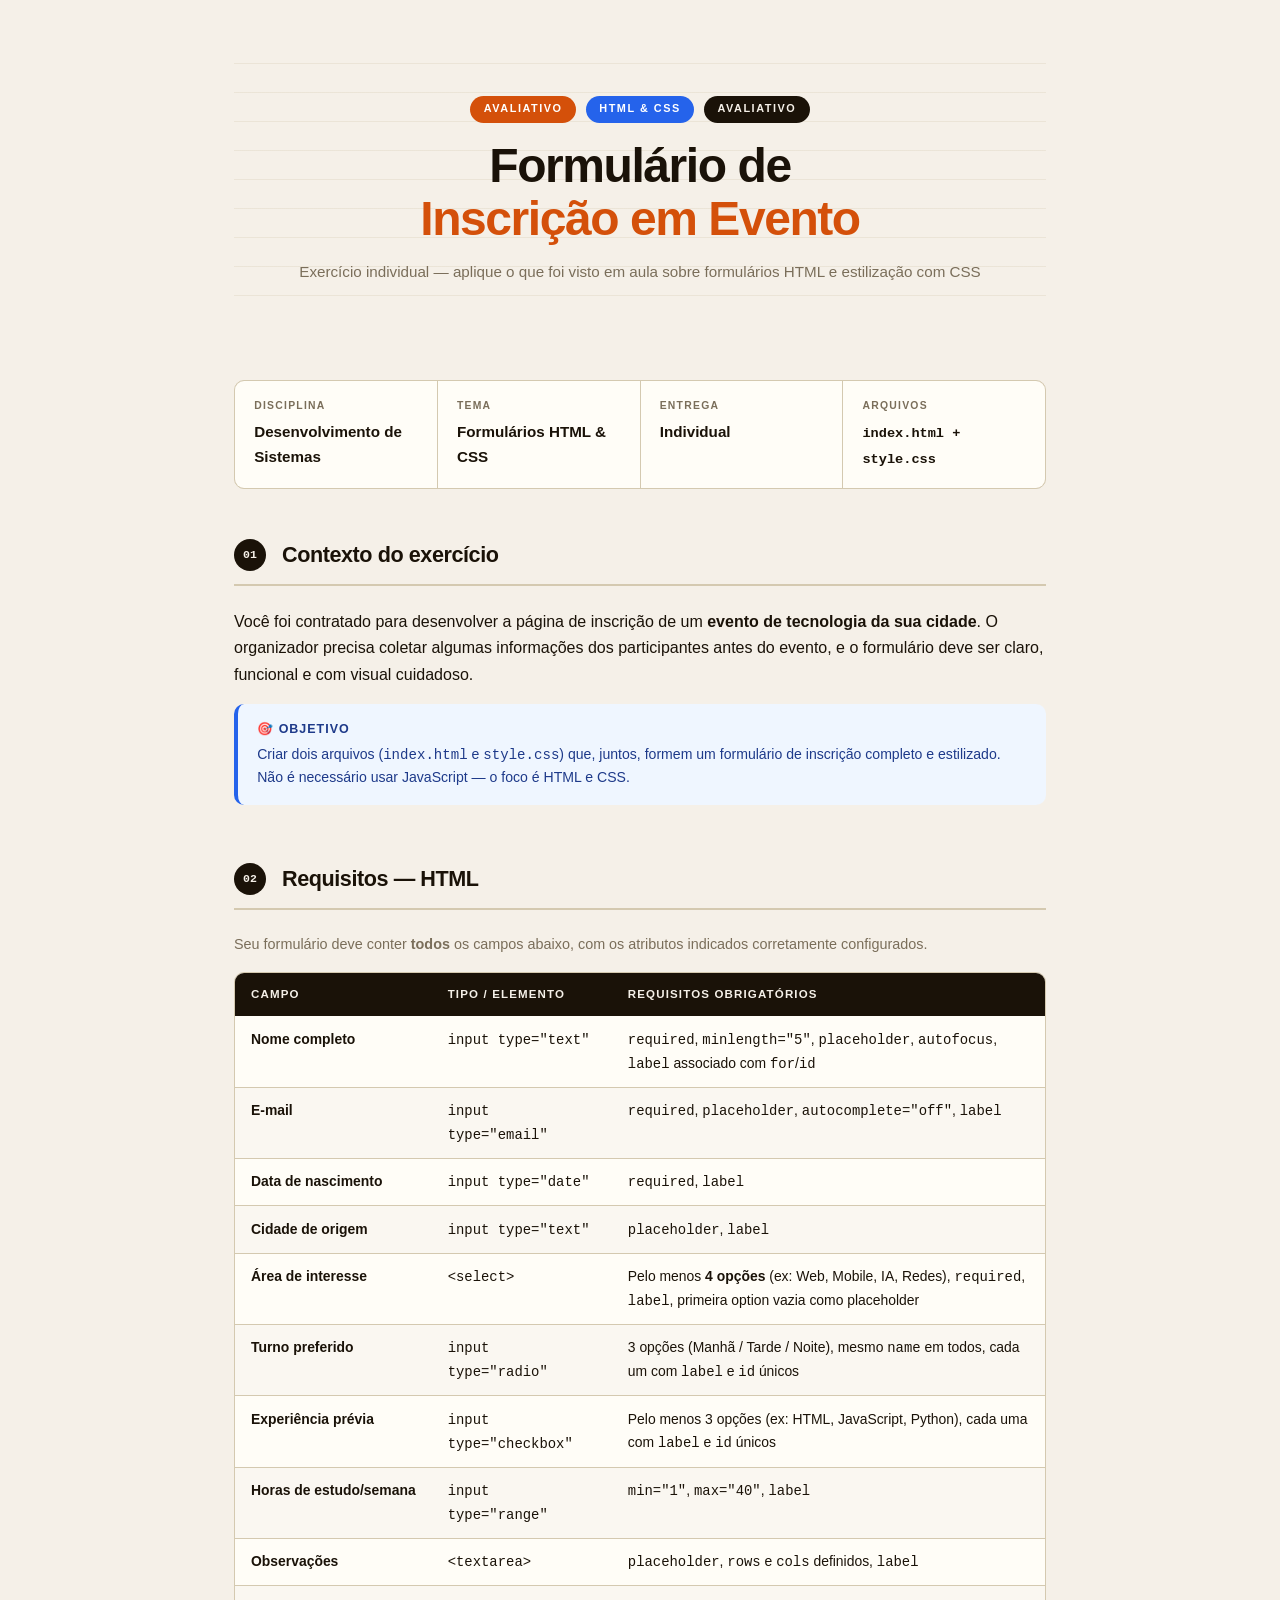
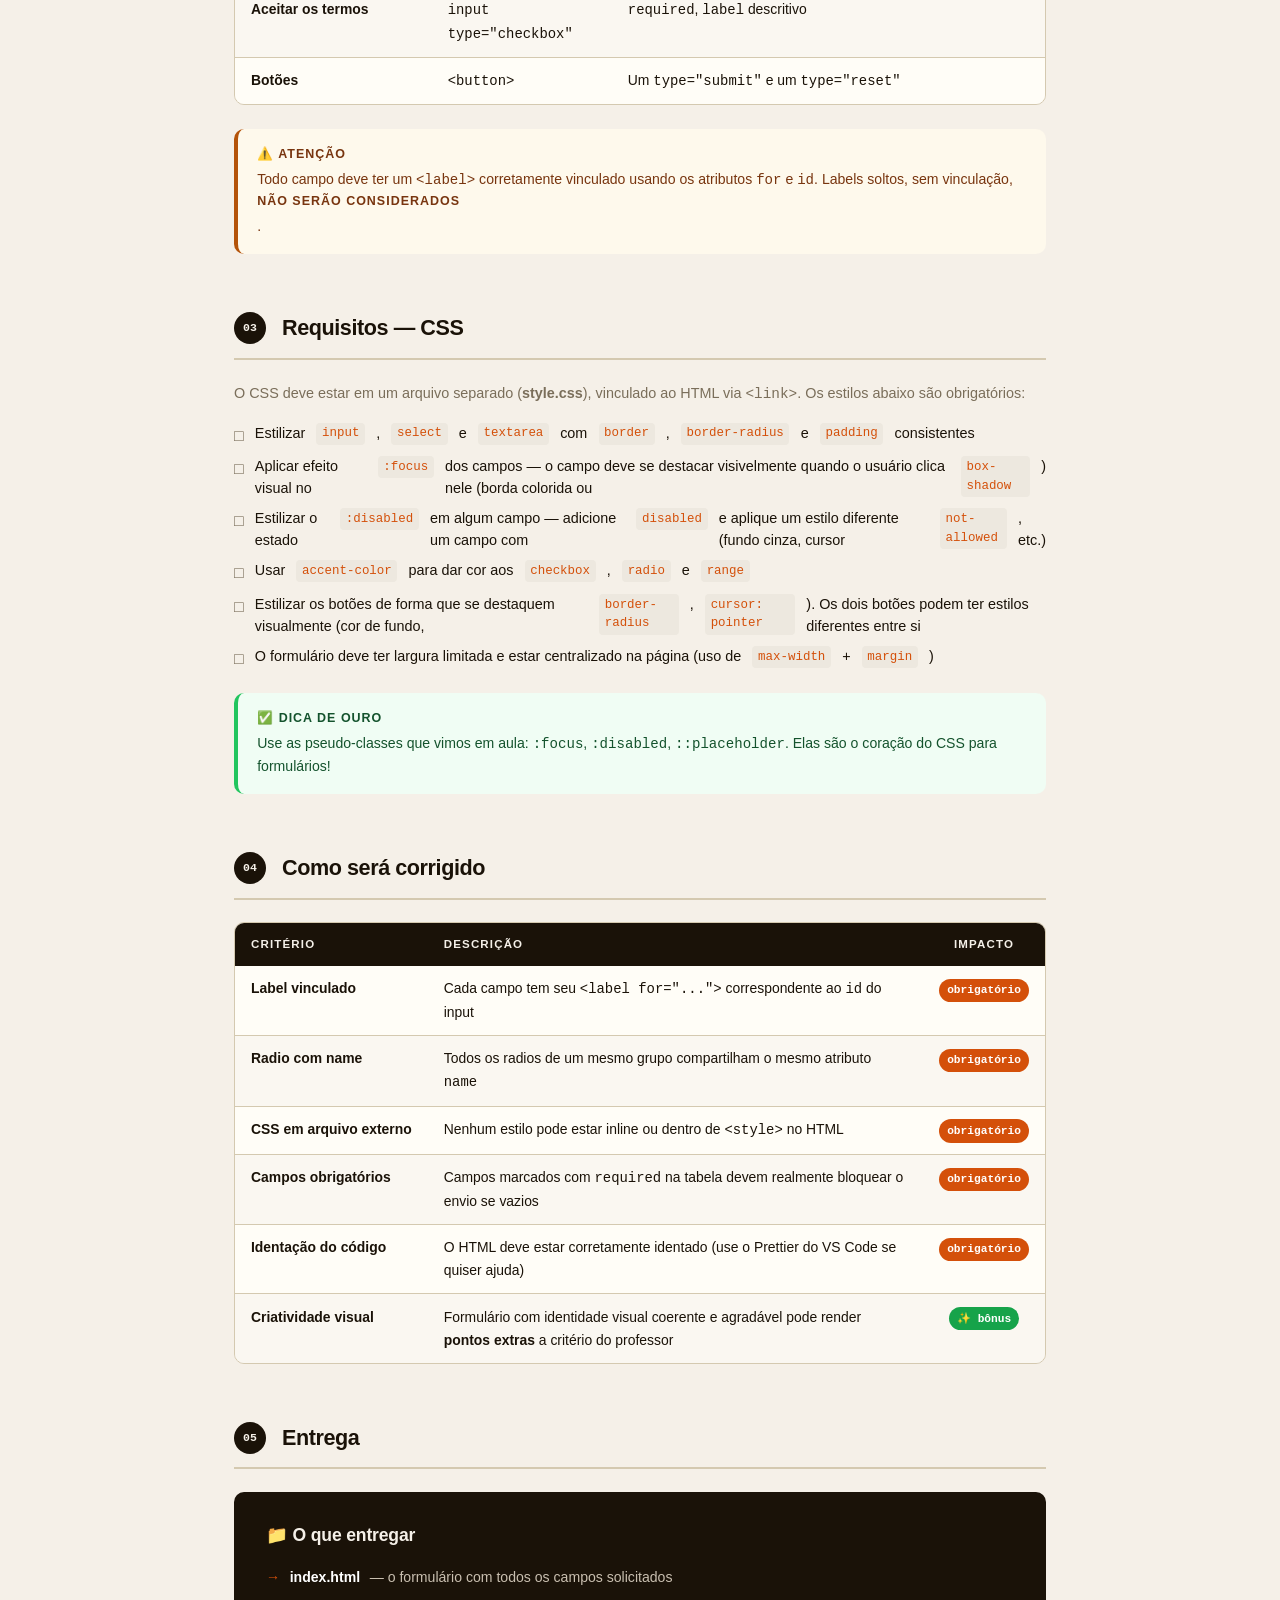
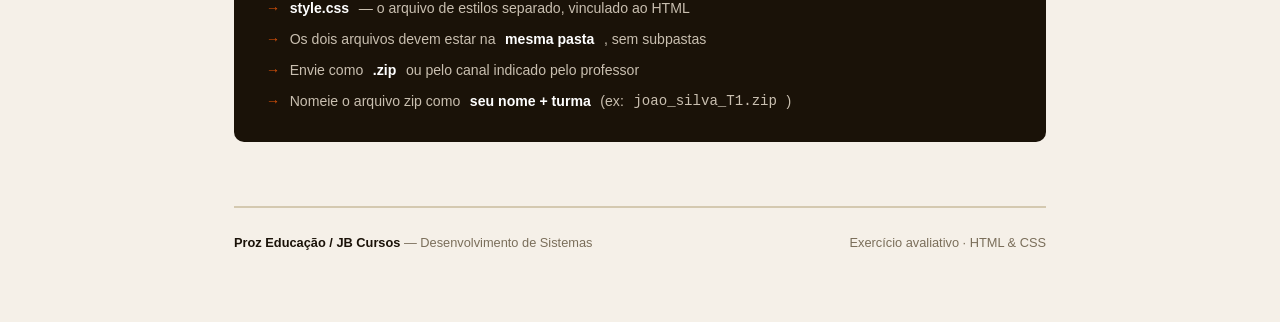
<file: exercicio-formularios.html>
<!DOCTYPE html>
<html lang="pt-BR">
<head>
  <meta charset="UTF-8" />
  <meta name="viewport" content="width=device-width, initial-scale=1.0" />
  <title>Exercício Avaliativo — Formulários HTML & CSS</title>

  <style>
    :root {
      --bg:        #f5f0e8;
      --surface:   #fffdf7;
      --border:    #d4c9b0;
      --text:      #1a1208;
      --muted:     #7a6e5a;
      --accent:    #d4500a;
      --accent2:   #2563eb;
      --success:   #15803d;
      --warn:      #b45309;
      --code-bg:   #1e1a14;
      --code-text: #e8dcc8;
      --radius:    10px;
      --font-body: sans-serif;
      --font-mono: monospace;
    }

    *, *::before, *::after { box-sizing: border-box; margin: 0; padding: 0; }

    body {
      background: var(--bg);
      color: var(--text);
      font-family: var(--font-body);
      line-height: 1.65;
    }

    .page {
      max-width: 860px;
      margin: 0 auto;
      padding: 3rem 1.5rem 6rem;
    }

    /* ── HERO ── */
    .hero {
      text-align: center;
      margin-bottom: 3.5rem;
      padding: 3rem 1rem 2.5rem;
      position: relative;
    }
    .hero::before {
      content: '';
      position: absolute;
      inset: 0;
      background: repeating-linear-gradient(0deg, transparent, transparent 28px, var(--border) 28px, var(--border) 29px);
      opacity: 0.3;
      pointer-events: none;
    }
    .badge-row {
      display: flex;
      justify-content: center;
      gap: 0.6rem;
      margin-bottom: 1.1rem;
      flex-wrap: wrap;
      position: relative;
    }
    .badge {
      display: inline-block;
      font-size: 0.68rem;
      font-weight: 700;
      letter-spacing: 0.14em;
      text-transform: uppercase;
      padding: 0.28rem 0.85rem;
      border-radius: 99px;
    }
    .badge-red   { background: var(--accent); color: #fff; }
    .badge-blue  { background: var(--accent2); color: #fff; }
    .badge-dark  { background: var(--text); color: var(--bg); }
    .hero h1 {
      font-size: clamp(2rem, 5vw, 3rem);
      font-weight: 800;
      line-height: 1.1;
      letter-spacing: -0.03em;
      position: relative;
      margin-bottom: 0.8rem;
    }
    .hero h1 em { color: var(--accent); font-style: normal; }
    .hero-sub {
      color: var(--muted);
      font-size: 0.95rem;
      position: relative;
    }

    /* ── FICHA TÉCNICA ── */
    .ficha {
      display: grid;
      grid-template-columns: repeat(auto-fit, minmax(170px, 1fr));
      gap: 1px;
      background: var(--border);
      border: 1.5px solid var(--border);
      border-radius: var(--radius);
      overflow: hidden;
      margin-bottom: 3rem;
    }
    .ficha-item {
      background: var(--surface);
      padding: 1rem 1.2rem;
    }
    .ficha-label {
      font-size: 0.65rem;
      font-weight: 700;
      letter-spacing: 0.12em;
      text-transform: uppercase;
      color: var(--muted);
      margin-bottom: 0.3rem;
    }
    .ficha-valor {
      font-size: 0.95rem;
      font-weight: 700;
    }
    .ficha-valor.destaque { color: var(--accent); font-size: 1.1rem; }

    /* ── SEÇÕES ── */
    .secao { margin-bottom: 3.5rem; }
    .secao-header {
      display: flex;
      align-items: center;
      gap: 1rem;
      margin-bottom: 1.4rem;
      padding-bottom: 0.75rem;
      border-bottom: 2px solid var(--border);
    }
    .secao-num {
      background: var(--text);
      color: var(--bg);
      font-size: 0.72rem;
      font-weight: 800;
      width: 2rem;
      height: 2rem;
      border-radius: 50%;
      display: flex;
      align-items: center;
      justify-content: center;
      flex-shrink: 0;
      font-family: var(--font-mono);
    }
    .secao-header h2 {
      font-size: 1.35rem;
      font-weight: 800;
      letter-spacing: -0.02em;
    }

    /* ── CALLOUTS ── */
    .callout {
      border-radius: var(--radius);
      padding: 1rem 1.2rem;
      font-size: 0.88rem;
      line-height: 1.55;
      margin-bottom: 1.2rem;
      border-left: 4px solid;
    }
    .callout strong { display: block; margin-bottom: 0.3rem; font-size: 0.78rem; letter-spacing: 0.08em; text-transform: uppercase; }
    .callout-warn  { background: #fef9ec; border-color: var(--warn); color: #78350f; }
    .callout-info  { background: #eff6ff; border-color: var(--accent2); color: #1e3a8a; }
    .callout-ok    { background: #f0fdf4; border-color: #22c55e; color: #14532d; }
    .callout-tip   { background: #fdf4ff; border-color: #a855f7; color: #581c87; }

    /* ── TABELA DE CRITÉRIOS ── */
    .tabela-wrap {
      overflow-x: auto;
      border-radius: var(--radius);
      border: 1.5px solid var(--border);
      margin-bottom: 1.5rem;
    }
    table {
      width: 100%;
      border-collapse: collapse;
      font-size: 0.87rem;
    }
    thead tr { background: var(--text); color: var(--bg); }
    thead th { padding: 0.75rem 1rem; text-align: left; font-size: 0.72rem; letter-spacing: 0.1em; text-transform: uppercase; }
    tbody tr { background: var(--surface); border-bottom: 1px solid var(--border); }
    tbody tr:last-child { border-bottom: none; }
    tbody tr:nth-child(even) { background: #faf7f1; }
    td { padding: 0.7rem 1rem; vertical-align: top; }
    td:first-child { font-weight: 700; white-space: nowrap; }
    .pts {
      display: inline-block;
      background: var(--accent);
      color: #fff;
      font-size: 0.7rem;
      font-weight: 700;
      padding: 0.15rem 0.5rem;
      border-radius: 99px;
      font-family: var(--font-mono);
      white-space: nowrap;
    }
    .pts-blue { background: var(--accent2); }
    .pts-green { background: #16a34a; }

    /* ── LISTA DE REQUISITOS ── */
    .req-list { list-style: none; display: flex; flex-direction: column; gap: 0.55rem; }
    .req-list li {
      display: flex;
      align-items: flex-start;
      gap: 0.7rem;
      font-size: 0.9rem;
      line-height: 1.5;
    }
    .req-list li::before {
      content: '□';
      font-size: 1rem;
      color: var(--muted);
      flex-shrink: 0;
      margin-top: 0.05rem;
    }
    .req-list code {
      font-family: var(--font-mono);
      font-size: 0.78rem;
      background: #ede8df;
      padding: 0.1rem 0.35rem;
      border-radius: 4px;
      color: var(--accent);
    }

    /* ── BLOCO DE ENTREGA ── */
    .entrega-box {
      background: var(--text);
      color: var(--bg);
      border-radius: var(--radius);
      padding: 1.8rem 2rem;
    }
    .entrega-box h3 {
      font-size: 1.1rem;
      font-weight: 800;
      margin-bottom: 1rem;
      letter-spacing: -0.01em;
    }
    .entrega-box ul { list-style: none; display: flex; flex-direction: column; gap: 0.5rem; }
    .entrega-box li {
      display: flex;
      align-items: flex-start;
      gap: 0.6rem;
      font-size: 0.88rem;
      color: #c9bfb0;
    }
    .entrega-box li::before { content: '→'; color: var(--accent); flex-shrink: 0; }
    .entrega-box li strong { color: #fff; }

    /* ── GABARITO PROFESSOR ── */
    .gabarito {
      background: var(--code-bg);
      border-radius: var(--radius);
      overflow: hidden;
    }
    .gabarito-header {
      background: #2d2720;
      padding: 0.5rem 1rem;
      font-family: var(--font-mono);
      font-size: 0.7rem;
      color: #a89880;
      letter-spacing: 0.05em;
      display: flex;
      align-items: center;
      gap: 0.5rem;
    }
    .gabarito pre {
      padding: 1.2rem;
      font-family: var(--font-mono);
      font-size: 0.78rem;
      color: var(--code-text);
      line-height: 1.6;
      overflow-x: auto;
    }
    .tag  { color: #f97316; }
    .atr  { color: #60a5fa; }
    .vl   { color: #86efac; }
    .cm   { color: #6b7280; font-style: italic; }

    /* ── RODAPÉ ── */
    .rodape {
      margin-top: 4rem;
      padding-top: 1.5rem;
      border-top: 2px solid var(--border);
      display: flex;
      justify-content: space-between;
      align-items: center;
      gap: 1rem;
      flex-wrap: wrap;
    }
    .rodape p { font-size: 0.8rem; color: var(--muted); }
    .rodape strong { color: var(--text); }

    @media print {
      .gabarito { display: none; }
      .callout-tip { display: none; }
    }
  </style>
</head>
<body>
<div class="page">

  <!-- HERO -->
  <header class="hero">
    <div class="badge-row">
      <span class="badge badge-red">Avaliativo</span>
      <span class="badge badge-blue">HTML &amp; CSS</span>
      <span class="badge badge-dark">Avaliativo</span>
    </div>
    <h1>Formulário de<br><em>Inscrição em Evento</em></h1>
    <p class="hero-sub">Exercício individual — aplique o que foi visto em aula sobre formulários HTML e estilização com CSS</p>
  </header>

  <!-- FICHA TÉCNICA -->
  <div class="ficha">
    <div class="ficha-item">
      <div class="ficha-label">Disciplina</div>
      <div class="ficha-valor">Desenvolvimento de Sistemas</div>
    </div>
    <div class="ficha-item">
      <div class="ficha-label">Tema</div>
      <div class="ficha-valor">Formulários HTML &amp; CSS</div>
    </div>
    <div class="ficha-item">
      <div class="ficha-label">Entrega</div>
      <div class="ficha-valor">Individual</div>
    </div>
    <div class="ficha-item">
      <div class="ficha-label">Arquivos</div>
      <div class="ficha-valor"><span style="font-family:var(--font-mono);font-size:0.85rem">index.html + style.css</span></div>
    </div>
  </div>

  <!-- SEÇÃO 1 — CONTEXTO -->
  <section class="secao">
    <div class="secao-header">
      <div class="secao-num">01</div>
      <h2>Contexto do exercício</h2>
    </div>

    <p style="margin-bottom:1rem;">
      Você foi contratado para desenvolver a página de inscrição de um <strong>evento de tecnologia da sua cidade</strong>. O organizador precisa coletar algumas informações dos participantes antes do evento, e o formulário deve ser claro, funcional e com visual cuidadoso.
    </p>

    <div class="callout callout-info">
      <strong>🎯 Objetivo</strong>
      Criar dois arquivos (<code>index.html</code> e <code>style.css</code>) que, juntos, formem um formulário de inscrição completo e estilizado. Não é necessário usar JavaScript — o foco é HTML e CSS.
    </div>
  </section>

  <!-- SEÇÃO 2 — REQUISITOS HTML -->
  <section class="secao">
    <div class="secao-header">
      <div class="secao-num">02</div>
      <h2>Requisitos — HTML</h2>
    </div>

    <p style="margin-bottom:1rem;font-size:0.9rem;color:var(--muted);">
      Seu formulário deve conter <strong>todos</strong> os campos abaixo, com os atributos indicados corretamente configurados.
    </p>

    <div class="tabela-wrap">
      <table>
        <thead>
          <tr>
            <th>Campo</th>
            <th>Tipo / Elemento</th>
            <th>Requisitos obrigatórios</th>
          </tr>
        </thead>
        <tbody>
          <tr>
            <td>Nome completo</td>
            <td><code>input type="text"</code></td>
            <td>
              <code>required</code>, <code>minlength="5"</code>, <code>placeholder</code>, <code>autofocus</code>,
              <code>label</code> associado com <code>for</code>/<code>id</code>
            </td>
          </tr>
          <tr>
            <td>E-mail</td>
            <td><code>input type="email"</code></td>
            <td><code>required</code>, <code>placeholder</code>, <code>autocomplete="off"</code>, <code>label</code></td>
          </tr>
          <tr>
            <td>Data de nascimento</td>
            <td><code>input type="date"</code></td>
            <td><code>required</code>, <code>label</code></td>
          </tr>
          <tr>
            <td>Cidade de origem</td>
            <td><code>input type="text"</code></td>
            <td><code>placeholder</code>, <code>label</code></td>
          </tr>
          <tr>
            <td>Área de interesse</td>
            <td><code>&lt;select&gt;</code></td>
            <td>
              Pelo menos <strong>4 opções</strong> (ex: Web, Mobile, IA, Redes), <code>required</code>, <code>label</code>,
              primeira option vazia como placeholder
            </td>
          </tr>
          <tr>
            <td>Turno preferido</td>
            <td><code>input type="radio"</code></td>
            <td>
              3 opções (Manhã / Tarde / Noite), mesmo <code>name</code> em todos,
              cada um com <code>label</code> e <code>id</code> únicos
            </td>
          </tr>
          <tr>
            <td>Experiência prévia</td>
            <td><code>input type="checkbox"</code></td>
            <td>
              Pelo menos 3 opções (ex: HTML, JavaScript, Python),
              cada uma com <code>label</code> e <code>id</code> únicos
            </td>
          </tr>
          <tr>
            <td>Horas de estudo/semana</td>
            <td><code>input type="range"</code></td>
            <td><code>min="1"</code>, <code>max="40"</code>, <code>label</code></td>
          </tr>
          <tr>
            <td>Observações</td>
            <td><code>&lt;textarea&gt;</code></td>
            <td><code>placeholder</code>, <code>rows</code> e <code>cols</code> definidos, <code>label</code></td>
          </tr>
          <tr>
            <td>Aceitar os termos</td>
            <td><code>input type="checkbox"</code></td>
            <td><code>required</code>, <code>label</code> descritivo</td>
          </tr>
          <tr>
            <td>Botões</td>
            <td><code>&lt;button&gt;</code></td>
            <td>Um <code>type="submit"</code> e um <code>type="reset"</code></td>
          </tr>
        </tbody>
      </table>
    </div>

    <div class="callout callout-warn">
      <strong>⚠️ Atenção</strong>
      Todo campo deve ter um <code>&lt;label&gt;</code> corretamente vinculado usando os atributos <code>for</code> e <code>id</code>. Labels soltos, sem vinculação, <strong>não serão considerados</strong>.
    </div>
  </section>

  <!-- SEÇÃO 3 — REQUISITOS CSS -->
  <section class="secao">
    <div class="secao-header">
      <div class="secao-num">03</div>
      <h2>Requisitos — CSS</h2>
    </div>

    <p style="margin-bottom:1rem;font-size:0.9rem;color:var(--muted);">
      O CSS deve estar em um arquivo separado (<strong>style.css</strong>), vinculado ao HTML via <code>&lt;link&gt;</code>. Os estilos abaixo são obrigatórios:
    </p>

    <ul class="req-list" style="margin-bottom:1.4rem;">
      <li>Estilizar <code>input</code>, <code>select</code> e <code>textarea</code> com <code>border</code>, <code>border-radius</code> e <code>padding</code> consistentes</li>
      <li>Aplicar efeito visual no <code>:focus</code> dos campos — o campo deve se destacar visivelmente quando o usuário clica nele (borda colorida ou <code>box-shadow</code>)</li>
      <li>Estilizar o estado <code>:disabled</code> em algum campo — adicione um campo com <code>disabled</code> e aplique um estilo diferente (fundo cinza, cursor <code>not-allowed</code>, etc.)</li>
      <li>Usar <code>accent-color</code> para dar cor aos <code>checkbox</code>, <code>radio</code> e <code>range</code></li>
      <li>Estilizar os botões de forma que se destaquem visualmente (cor de fundo, <code>border-radius</code>, <code>cursor: pointer</code>). Os dois botões podem ter estilos diferentes entre si</li>
      <li>O formulário deve ter largura limitada e estar centralizado na página (uso de <code>max-width</code> + <code>margin</code>)</li>
    </ul>

    <div class="callout callout-ok">
      <strong>✅ Dica de ouro</strong>
      Use as pseudo-classes que vimos em aula: <code>:focus</code>, <code>:disabled</code>, <code>::placeholder</code>. Elas são o coração do CSS para formulários!
    </div>
  </section>

  <!-- SEÇÃO 4 — CRITÉRIOS DE CORREÇÃO -->
  <section class="secao">
    <div class="secao-header">
      <div class="secao-num">04</div>
      <h2>Como será corrigido</h2>
    </div>

    <div class="tabela-wrap">
      <table>
        <thead>
          <tr>
            <th>Critério</th>
            <th>Descrição</th>
            <th style="text-align:center">Impacto</th>
          </tr>
        </thead>
        <tbody>
          <tr>
            <td>Label vinculado</td>
            <td>Cada campo tem seu <code>&lt;label for="..."&gt;</code> correspondente ao <code>id</code> do input</td>
            <td style="text-align:center"><span class="pts">obrigatório</span></td>
          </tr>
          <tr>
            <td>Radio com name</td>
            <td>Todos os radios de um mesmo grupo compartilham o mesmo atributo <code>name</code></td>
            <td style="text-align:center"><span class="pts">obrigatório</span></td>
          </tr>
          <tr>
            <td>CSS em arquivo externo</td>
            <td>Nenhum estilo pode estar inline ou dentro de <code>&lt;style&gt;</code> no HTML</td>
            <td style="text-align:center"><span class="pts">obrigatório</span></td>
          </tr>
          <tr>
            <td>Campos obrigatórios</td>
            <td>Campos marcados com <code>required</code> na tabela devem realmente bloquear o envio se vazios</td>
            <td style="text-align:center"><span class="pts">obrigatório</span></td>
          </tr>
          <tr>
            <td>Identação do código</td>
            <td>O HTML deve estar corretamente identado (use o Prettier do VS Code se quiser ajuda)</td>
            <td style="text-align:center"><span class="pts">obrigatório</span></td>
          </tr>
          <tr>
            <td>Criatividade visual</td>
            <td>Formulário com identidade visual coerente e agradável pode render <strong>pontos extras</strong> a critério do professor</td>
            <td style="text-align:center"><span class="pts pts-green">✨ bônus</span></td>
          </tr>
        </tbody>
      </table>
    </div>
  </section>

  <!-- SEÇÃO 5 — ENTREGA -->
  <section class="secao">
    <div class="secao-header">
      <div class="secao-num">05</div>
      <h2>Entrega</h2>
    </div>

    <div class="entrega-box">
      <h3>📁 O que entregar</h3>
      <ul>
        <li><strong>index.html</strong> — o formulário com todos os campos solicitados</li>
        <li><strong>style.css</strong> — o arquivo de estilos separado, vinculado ao HTML</li>
        <li>Os dois arquivos devem estar na <strong>mesma pasta</strong>, sem subpastas</li>
        <li>Envie como <strong>.zip</strong> ou pelo canal indicado pelo professor</li>
        <li>Nomeie o arquivo zip como <strong>seu nome + turma</strong> (ex: <code>joao_silva_T1.zip</code>)</li>
      </ul>
    </div>
  </section>



  <!-- RODAPÉ -->
  <footer class="rodape">
    <p><strong>Proz Educação / JB Cursos</strong> — Desenvolvimento de Sistemas</p>
    <p>Exercício avaliativo · HTML &amp; CSS</p>
  </footer>

</div>
</body>
</html>
</file>
<file: style.css>
* {
    padding: 5px 0px;
}

div {
    width: 300px;
}

input, select, textarea {
    width: 100%;
    padding: 0.4rem 0.6rem;
    border: 2px solid #545454;
    border-radius: 8px;
    font-family: sans-serif;
    font-size: 1rem;
    background: #fff;
    outline: none;
}


input:focus, textarea:focus {
    border-color: #2563eb;
    box-shadow: 0 0 0 3px rgba(37, 99, 235, 0.2);
}

input:invalid:not(:placeholder-shown) {
    border-color: #ef4444;
    background: #fbecec;
}

input:valid:not(:placeholder-shown) {
    border-color: #22c55e;
    background: #f0fdf4;
}

input:disabled {
    background: #b1b1b1;
    color: #94a3b8;
    cursor: not-allowed;
    border-color: #e2e9f0;
}

input::placeholder {
    color: #94a3b8;
    font-style: italic;
    font-size: 0.9rem;
}

input[type="checkbox"],
input[type="radio"],
input[type="range"] {
    accent-color: #2563eb;
}

input[type="color"] {
    height: 40px;
}
</file>
